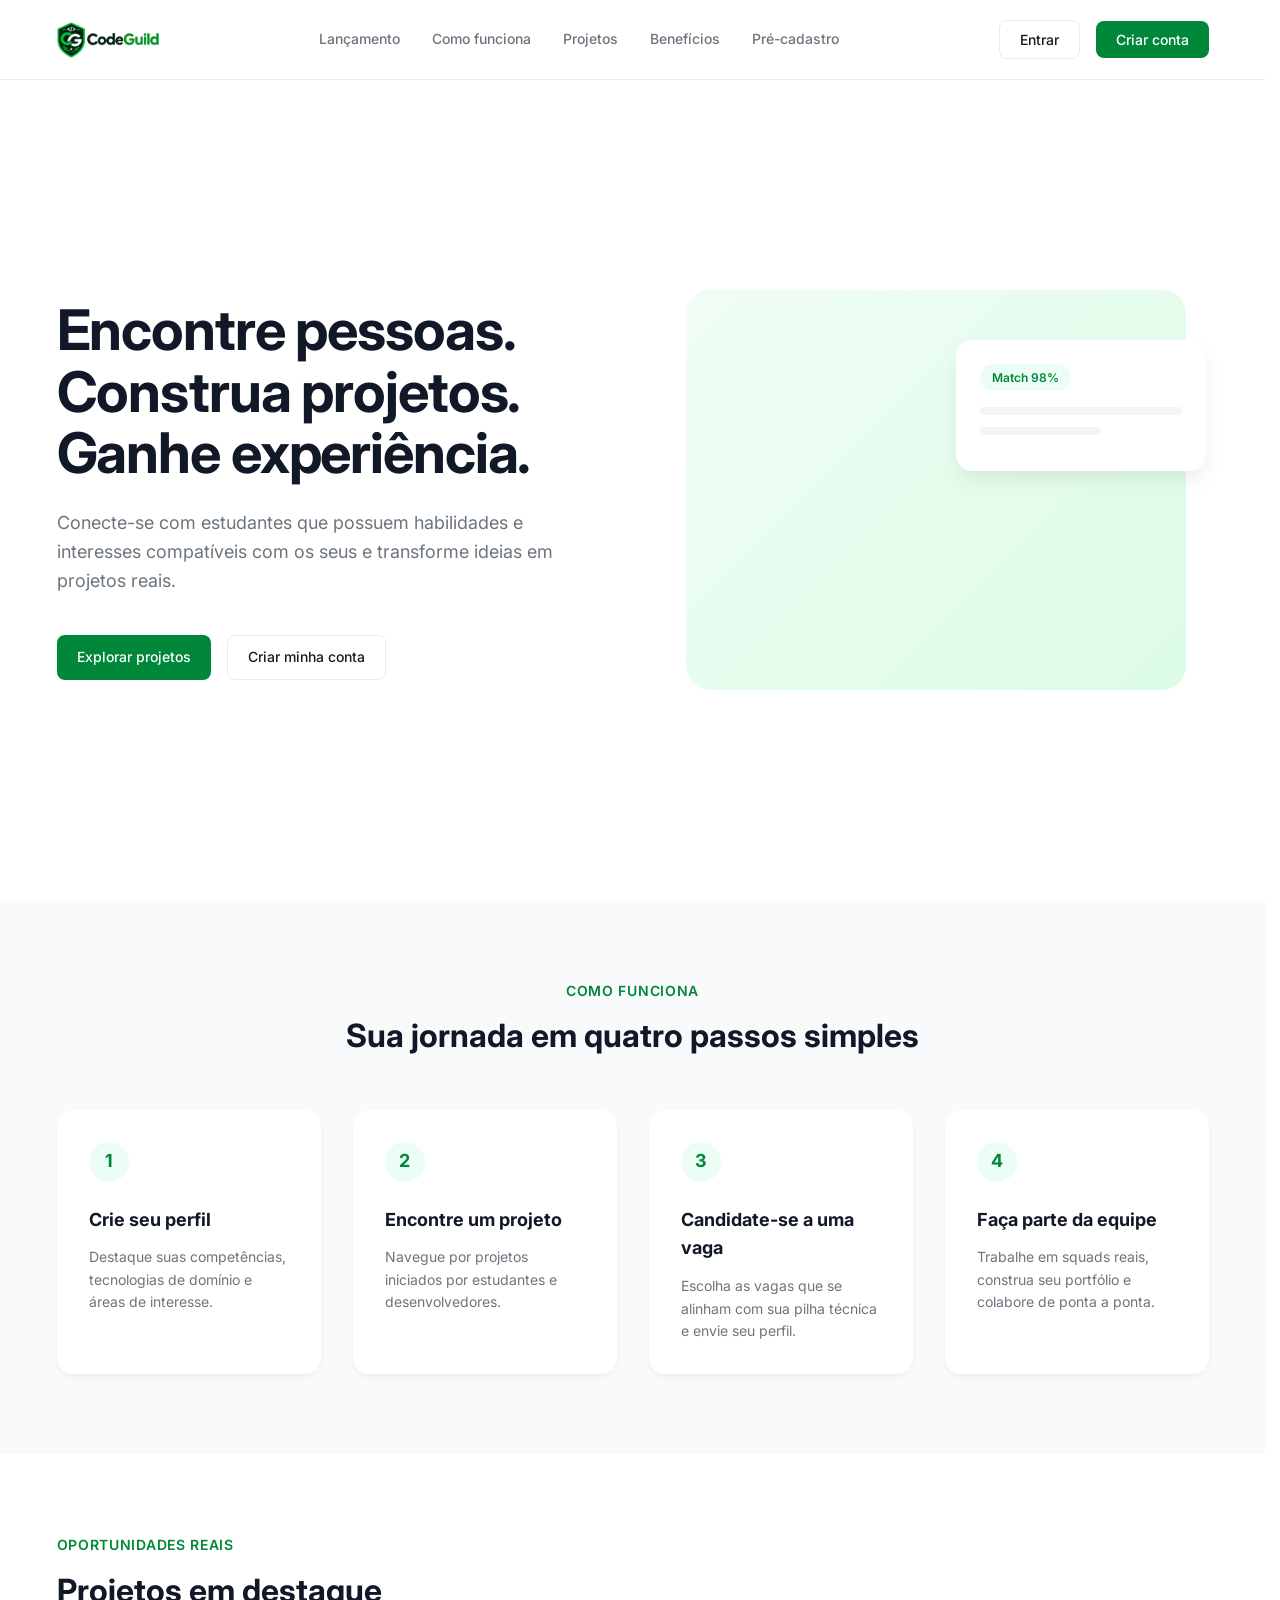
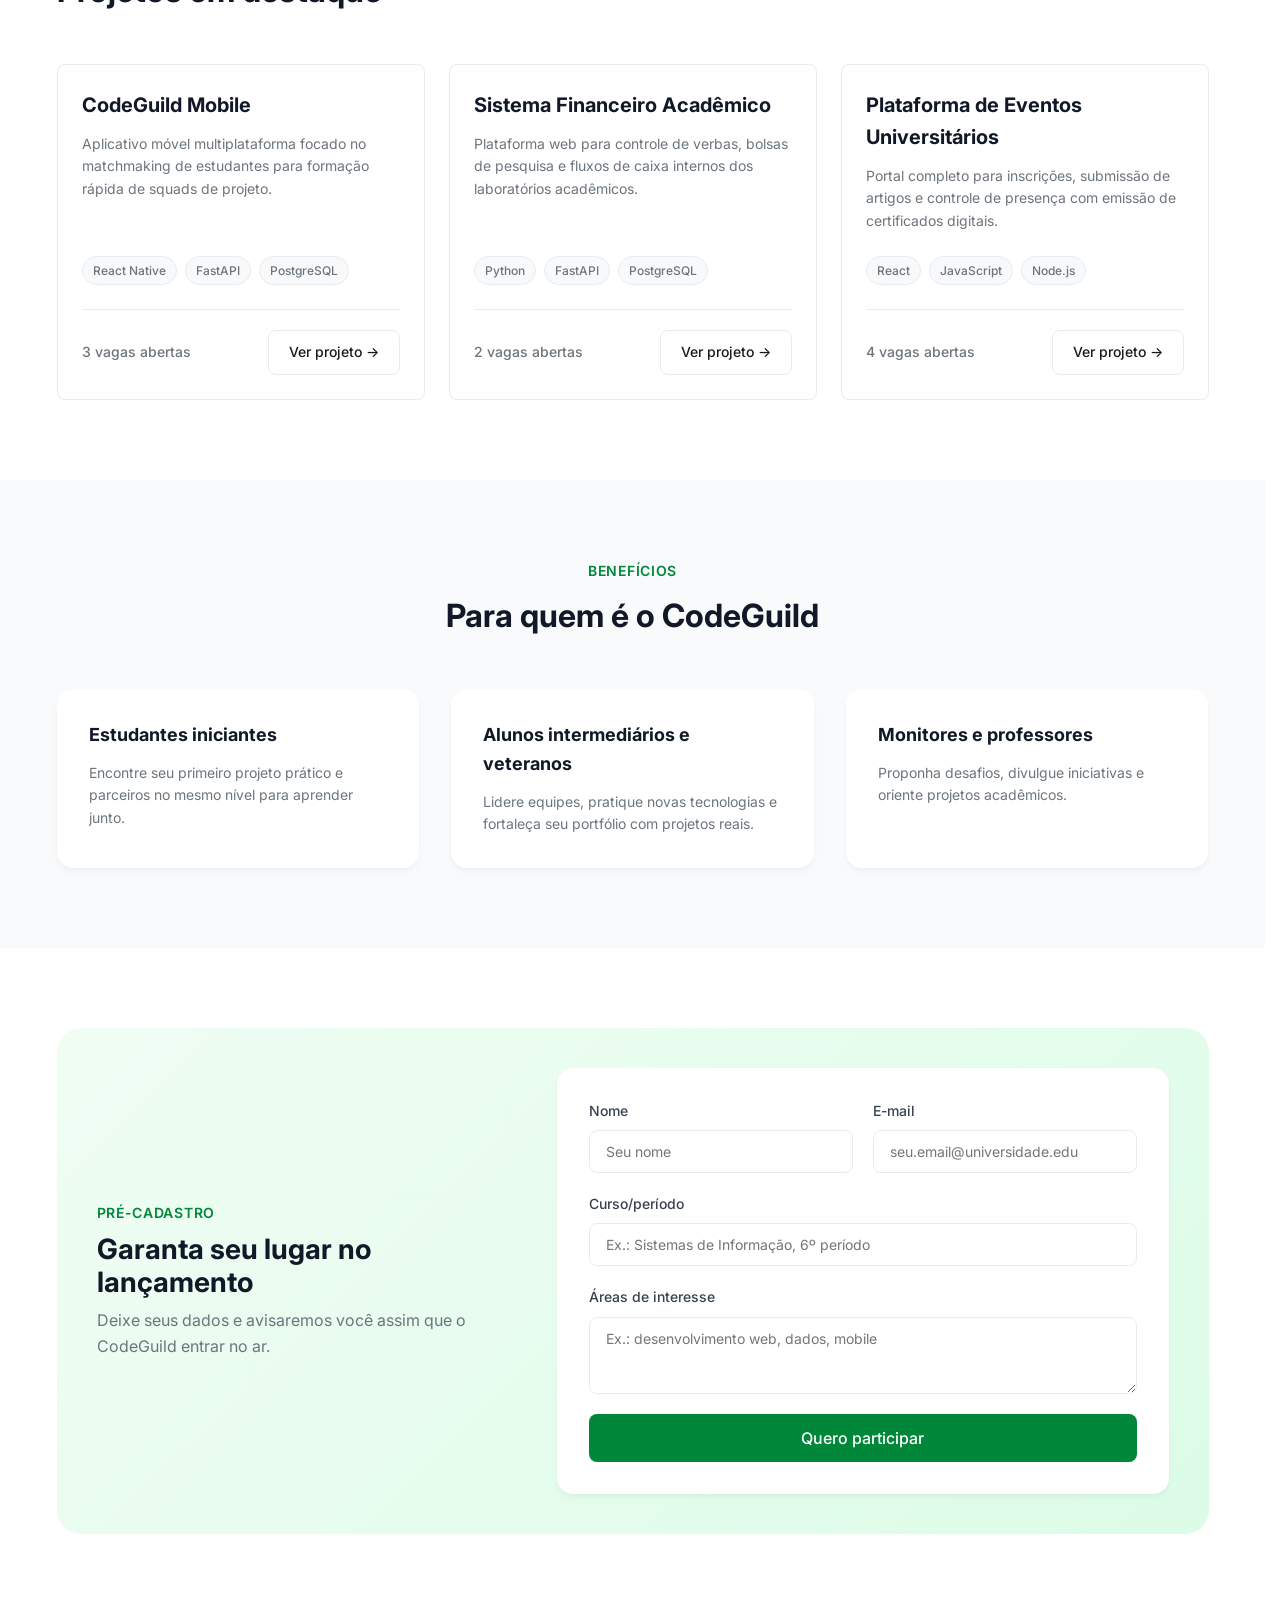
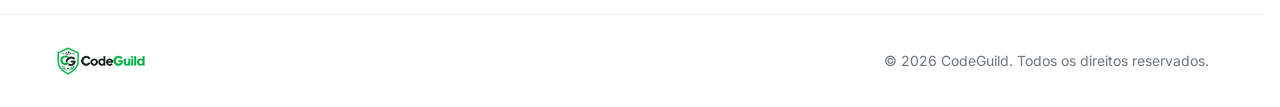
<file: index.html>
<!DOCTYPE html>
<html lang="pt-BR">
<head>
    <meta charset="UTF-8">
    <meta name="viewport" content="width=device-width, initial-scale=1.0">
    <meta http-equiv="refresh" content="0; url=paginas/inicio/index.html">
    <title>CodeGuild</title>
</head>
<body>
    <!-- Evita o "Directory listing" do http.server: encaminha para a landing. -->
    <p><a href="paginas/inicio/index.html">Ir para a página inicial do CodeGuild</a></p>
    <script>window.location.replace("paginas/inicio/index.html");</script>
</body>
</html>
</file>
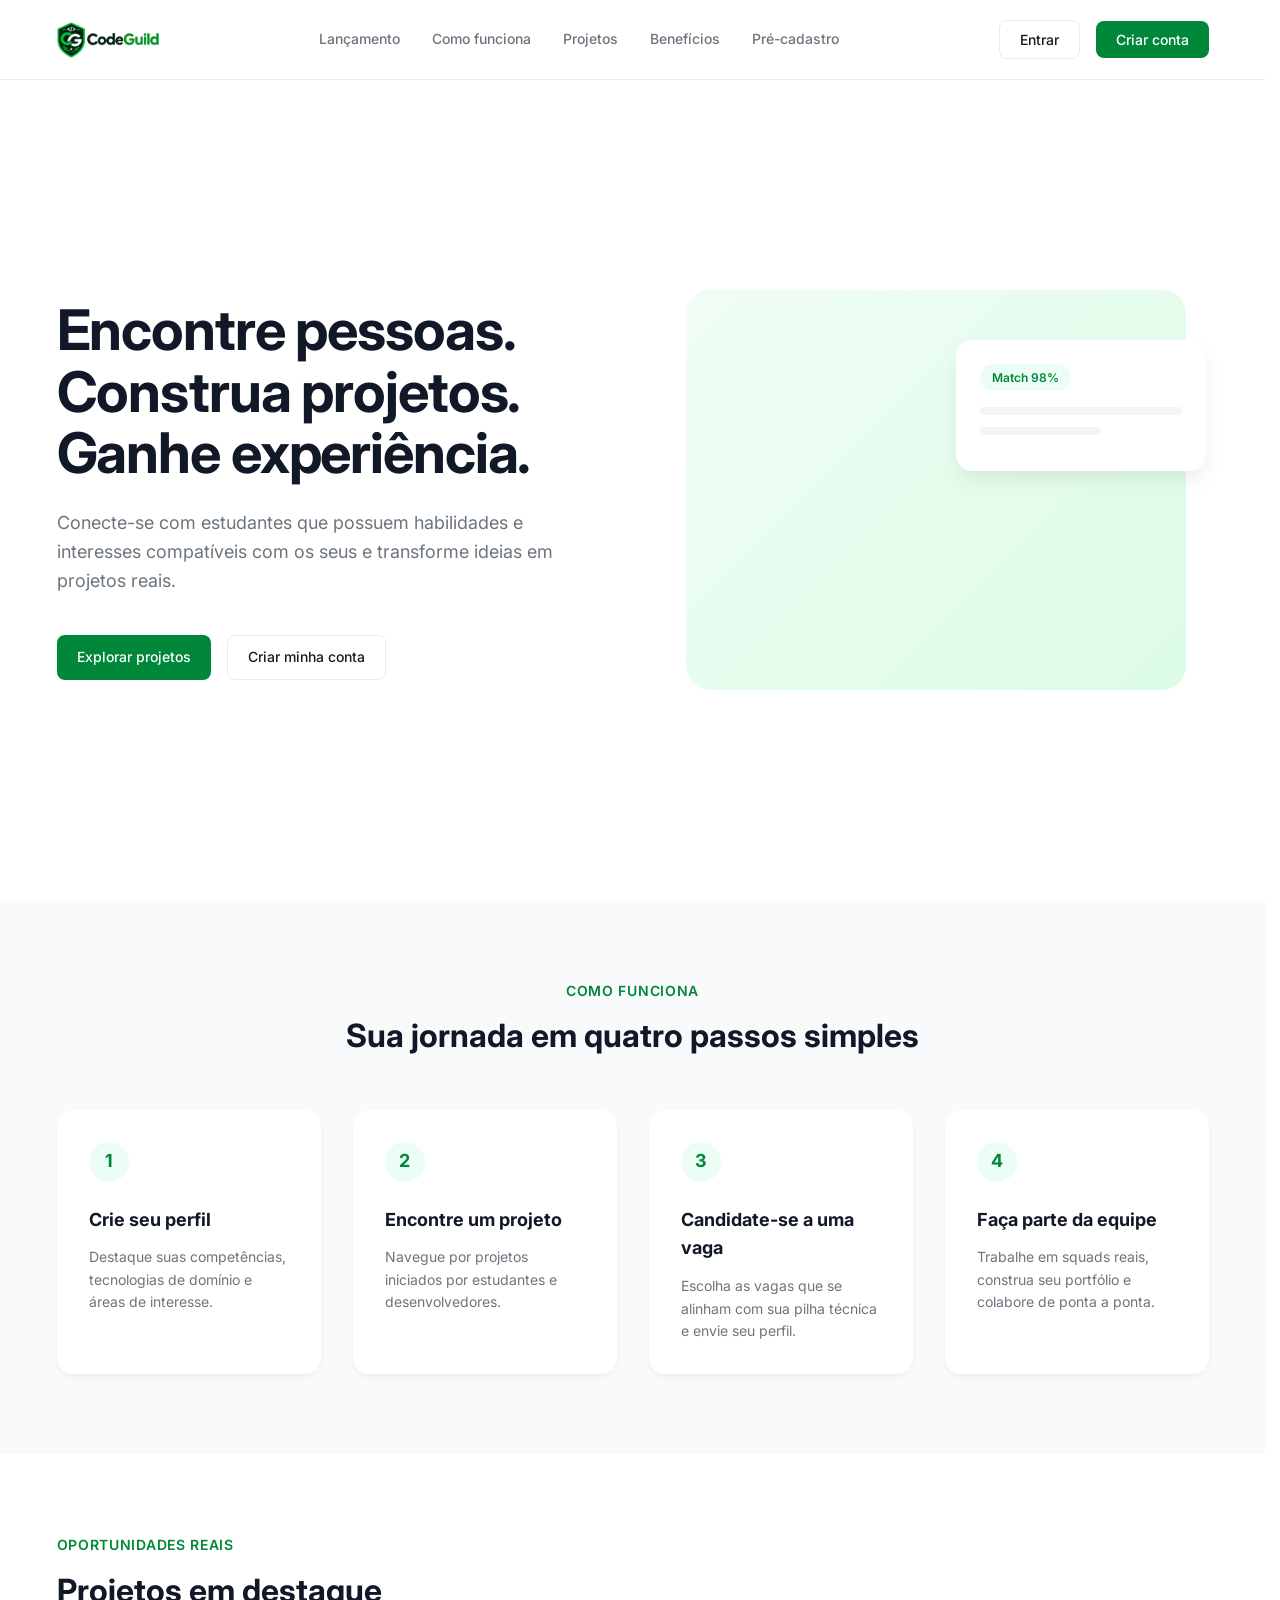
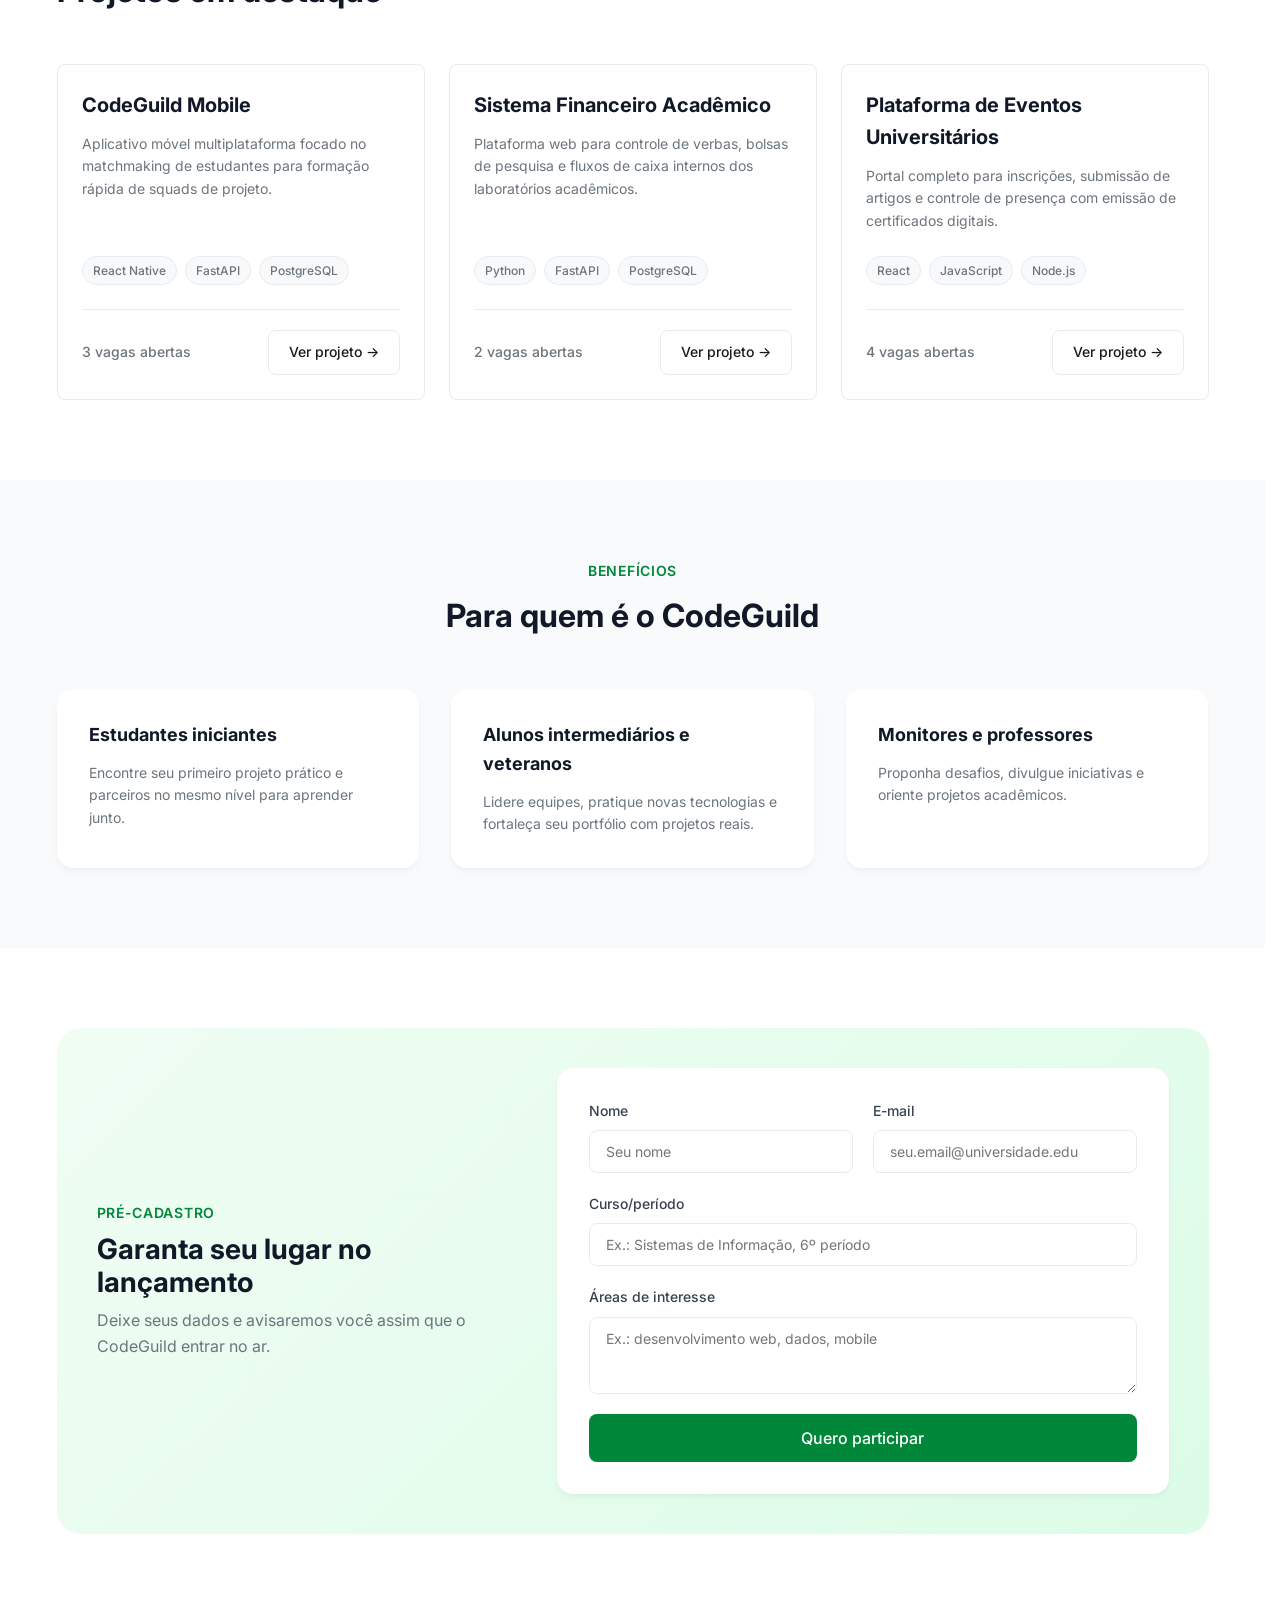
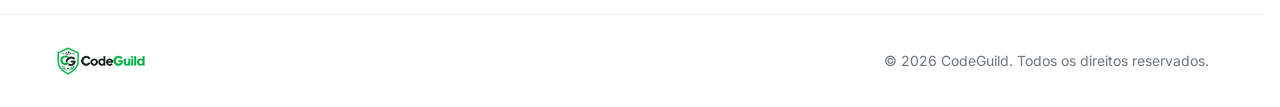
<file: paginas/index.html>
<!DOCTYPE html>
<html lang="pt-BR">
<head>
    <meta charset="UTF-8">
    <meta name="viewport" content="width=device-width, initial-scale=1.0">
    <meta http-equiv="refresh" content="0; url=inicio/index.html">
    <title>CodeGuild</title>
</head>
<body>
    <!-- Evita o "Directory listing" do http.server: encaminha para a landing. -->
    <p><a href="inicio/index.html">Ir para a página inicial do CodeGuild</a></p>
    <script>window.location.replace("inicio/index.html");</script>
</body>
</html>
</file>
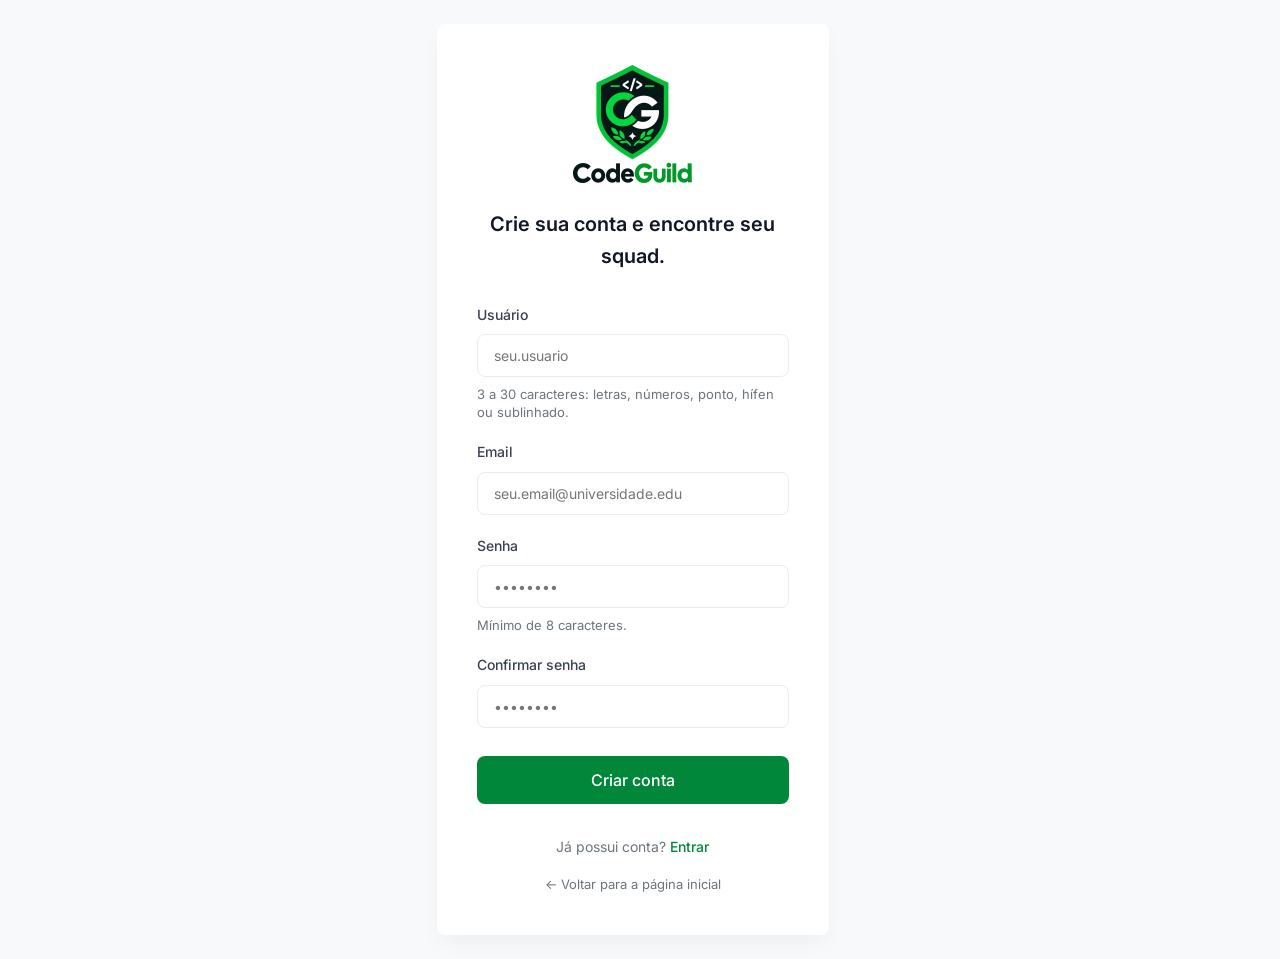
<file: paginas/cadastro/index.html>
<!DOCTYPE html>
<html lang="pt-BR">
<head>
    <meta charset="UTF-8">
    <meta name="viewport" content="width=device-width, initial-scale=1.0">
    <title>Criar conta - CodeGuild</title>
    <link rel="icon" href="../../marca/web/favicon.ico" sizes="any">
    <link rel="apple-touch-icon" href="../../marca/web/apple-touch-icon.png">
    <link rel="stylesheet" href="../../estilos/global.css">
    <link rel="stylesheet" href="style.css">
</head>
<body class="auth-layout">
    <div class="auth-container">
        <div class="auth-card card">
            <div class="auth-header">
                <div class="auth-logo"><a href="../inicio/index.html"><img src="../../marca/web/logo-vertical.webp" alt="CodeGuild" width="121" height="120"></a></div>
                <h1>Crie sua conta e encontre seu squad.</h1>
            </div>

            <p id="register-closed" class="form-success" role="status" hidden>
                O cadastro abre em <span id="register-launch-date"></span>.
                <a href="../inicio/index.html#pre-cadastro">Faça seu pré-cadastro</a> para ser avisado no lançamento.
            </p>

            <form class="auth-form" novalidate>
                <p id="register-error" class="form-error" role="alert" hidden></p>
                <p id="register-success" class="form-success" role="status" hidden></p>

                <div class="form-group">
                    <label for="username">Usuário</label>
                    <input type="text" id="username" name="username" placeholder="seu.usuario" autocomplete="username" autocapitalize="none" spellcheck="false" maxlength="30" aria-describedby="username-hint username-error" required>
                    <p id="username-hint" class="field-hint">3 a 30 caracteres: letras, números, ponto, hífen ou sublinhado.</p>
                    <p id="username-error" class="field-error" role="alert" hidden></p>
                </div>

                <div class="form-group">
                    <label for="email">Email</label>
                    <input type="email" id="email" name="email" placeholder="seu.email@universidade.edu" autocomplete="email" maxlength="254" aria-describedby="email-error" required>
                    <p id="email-error" class="field-error" role="alert" hidden></p>
                </div>

                <div class="form-group">
                    <label for="password">Senha</label>
                    <input type="password" id="password" name="password" autocomplete="new-password" placeholder="••••••••" aria-describedby="password-hint password-error" required>
                    <p id="password-hint" class="field-hint">Mínimo de 8 caracteres.</p>
                    <p id="password-error" class="field-error" role="alert" hidden></p>
                </div>

                <div class="form-group">
                    <label for="password_confirm">Confirmar senha</label>
                    <input type="password" id="password_confirm" name="password_confirm" autocomplete="new-password" placeholder="••••••••" aria-describedby="password_confirm-error" required>
                    <p id="password_confirm-error" class="field-error" role="alert" hidden></p>
                </div>

                <button type="submit" class="btn btn-primary btn-block">Criar conta</button>
            </form>

            <div class="auth-footer">
                Já possui conta? <a href="../login/index.html">Entrar</a>
            </div>

            <div class="auth-back">
                <a href="../inicio/index.html">&larr; Voltar para a página inicial</a>
            </div>
        </div>
    </div>

    <script src="../../scripts/auth.js"></script>
    <script src="../../scripts/api.js"></script>
    <script src="../../scripts/launch.js"></script>
    <script src="../../scripts/cadastro.js"></script>
</body>
</html>
</file>
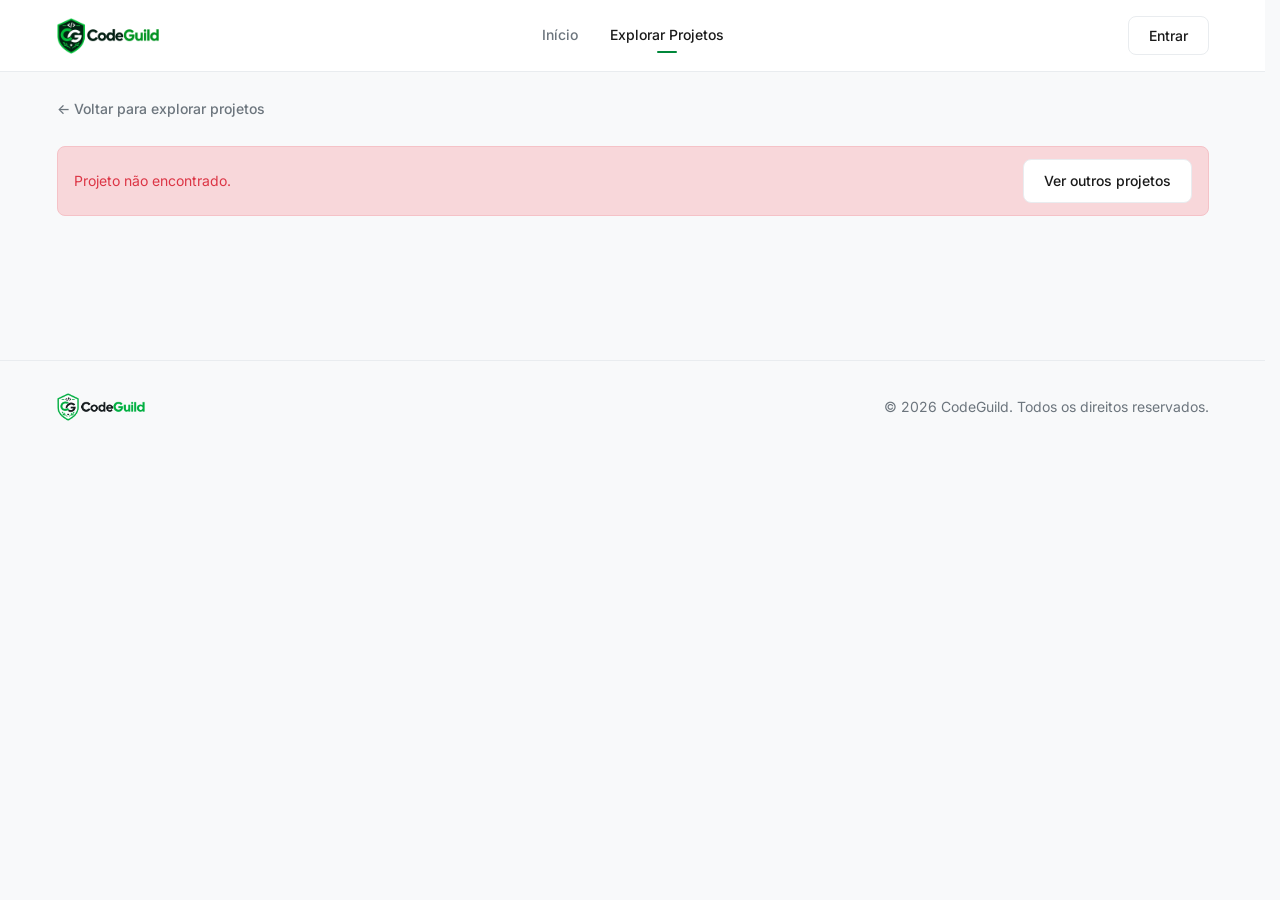
<file: paginas/detalhes-projeto/index.html>
<!DOCTYPE html>
<html lang="pt-BR">
<head>
    <meta charset="UTF-8">
    <meta name="viewport" content="width=device-width, initial-scale=1.0">
    <title>Detalhes do Projeto - CodeGuild</title>
    <link rel="icon" href="../../marca/web/favicon.ico" sizes="any">
    <link rel="apple-touch-icon" href="../../marca/web/apple-touch-icon.png">
    <link rel="stylesheet" href="../../estilos/global.css">
    <link rel="stylesheet" href="style.css">
</head>
<body class="details-layout">
    <header class="header dashboard-header">
        <div class="container header-container">
            <div class="header-logo"><a href="../inicio/index.html"><img src="../../marca/web/logo-horizontal-header.webp" alt="CodeGuild" width="114" height="40"></a></div>
            <nav class="header-nav">
                <a href="../inicio/index.html" data-home-link>Início</a>
                <a href="../explorar/index.html">Explorar Projetos</a>
                <a href="../minhas-candidaturas/index.html" data-auth-only hidden>Minhas Candidaturas</a>
                <a href="../perfil/index.html" data-auth-only hidden>Meu Perfil</a>
            </nav>
            <div class="header-actions">
                <a href="../login/index.html" class="btn btn-outline" data-guest-only>Entrar</a>
                <div class="user-profile" data-auth-only hidden>
                    <span class="user-name" data-user-name></span>
                    <div class="avatar" data-user-initials></div>
                </div>
                <button type="button" class="btn btn-outline" data-logout data-auth-only hidden>Sair</button>
            </div>
        </div>
    </header>

    <main class="container main-content">
        <div class="breadcrumb">
            <a href="../explorar/index.html">&larr; Voltar para explorar projetos</a>
        </div>

        <p id="project-loading" class="page-status" role="status">Carregando projeto...</p>

        <div id="project-error" class="page-error" role="alert" hidden>
            <span id="project-error-message"></span>
            <a href="../explorar/index.html" class="btn btn-outline">Ver outros projetos</a>
        </div>

        <!-- Preenchido por scripts/detalhes-projeto.js (GET /projects/{id}) -->
        <div id="project-content" hidden>
            <section class="project-header card">
                <div class="project-title-area">
                    <span id="project-status" class="badge"></span>
                    <h1 id="project-title"></h1>
                    <p id="project-owner" class="creator"></p>
                </div>
                <div class="project-actions">
                    <a id="project-github" class="btn btn-outline" target="_blank" rel="noopener noreferrer" hidden>GitHub do projeto</a>
                    <!-- Ações do responsável (só aparecem para ele, e só com o projeto aberto) -->
                    <a id="project-edit" class="btn btn-outline" hidden>Editar projeto</a>
                    <button type="button" id="project-close" class="btn btn-danger" hidden>Encerrar projeto</button>
                </div>
            </section>

            <p id="project-closed-notice" class="page-notice" role="status" hidden>Este projeto foi encerrado e não recebe mais candidaturas.</p>
            <p id="project-action-error" class="page-error" role="alert" hidden></p>

            <div class="content-grid">
                <div class="main-column">
                    <section class="details-section card">
                        <h2>Sobre o projeto</h2>
                        <p id="project-description" class="project-description"></p>
                    </section>

                    <!-- Vagas do projeto: scripts/vagas.js (GET /projects/{id}/vacancies) -->
                    <section class="details-section card">
                        <div class="section-title-row">
                            <h2>Vagas</h2>
                            <button type="button" id="vacancy-new" class="btn btn-primary" hidden>Nova vaga</button>
                        </div>

                        <!-- Criar/editar vaga: só o responsável, com o projeto aberto -->
                        <form id="vacancy-form" class="vacancy-form" novalidate hidden>
                            <h3 id="vacancy-form-title">Nova vaga</h3>
                            <div class="form-grid">
                                <div class="form-group form-group-full">
                                    <label for="vacancy-title">Especialidade <span class="required">*</span></label>
                                    <input type="text" id="vacancy-title" maxlength="120" placeholder="Ex.: Backend Developer" required>
                                </div>
                                <div class="form-group">
                                    <label for="vacancy-quantity">Quantidade de pessoas <span class="required">*</span></label>
                                    <input type="number" id="vacancy-quantity" min="1" max="50" step="1" value="1" required>
                                </div>
                                <div class="form-group">
                                    <label for="vacancy-level">Nível recomendado</label>
                                    <!-- Valores do enum Level do backend (models/enums.py) -->
                                    <select id="vacancy-level">
                                        <option value="">Qualquer nível</option>
                                        <option value="BEGINNER">Iniciante</option>
                                        <option value="INTERMEDIATE">Intermediário</option>
                                        <option value="ADVANCED">Avançado</option>
                                    </select>
                                </div>
                                <div class="form-group form-group-full">
                                    <label for="vacancy-description">Descrição</label>
                                    <textarea id="vacancy-description" rows="3" maxlength="2000" placeholder="O que a pessoa vai fazer na equipe."></textarea>
                                </div>
                                <div class="form-group form-group-full">
                                    <span class="form-label">Stack</span>
                                    <div id="vacancy-technologies" class="tech-grid"></div>
                                </div>
                            </div>
                            <p id="vacancy-form-error" class="form-error" role="alert" hidden></p>
                            <div class="form-actions">
                                <button type="button" id="vacancy-cancel" class="btn btn-outline">Cancelar</button>
                                <button type="submit" id="vacancy-submit" class="btn btn-primary">Criar vaga</button>
                            </div>
                        </form>

                        <p id="vacancy-action-error" class="page-error" role="alert" hidden></p>
                        <p id="vacancies-status" class="page-status" role="status">Carregando vagas...</p>
                        <div id="vacancies-list" class="vacancies-list"></div>
                    </section>
                </div>

                <div class="side-column">
                    <!-- Equipe: responsável + aprovados (GET /projects/{id}/members) -->
                    <section class="team-section card">
                        <h2>Equipe</h2>
                        <div class="team-member">
                            <div id="owner-initials" class="avatar"></div>
                            <div class="member-info">
                                <strong id="owner-name"></strong>
                                <span id="owner-username"></span>
                            </div>
                        </div>
                        <div id="team-members"></div>
                        <p id="team-status" class="team-status" role="status" hidden></p>
                    </section>
                </div>
            </div>
        </div>
    </main>

    <footer class="footer">
        <div class="container">
            <div class="footer-content">
                <div class="footer-logo"><img src="../../marca/web/logo-horizontal-footer.webp" alt="CodeGuild" width="101" height="32"></div>
                <div class="footer-copyright">© 2026 CodeGuild. Todos os direitos reservados.</div>
            </div>
        </div>
    </footer>

    <!-- Candidatura: POST /vacancies/{id}/applications (scripts/vagas.js) -->
    <div id="application-modal" class="modal-overlay" hidden>
        <div class="modal-content card" role="dialog" aria-modal="true" aria-labelledby="application-modal-title">
            <div class="modal-header">
                <h2 id="application-modal-title">Candidatar-se à vaga</h2>
                <button type="button" class="close-btn" data-close-modal aria-label="Fechar">&times;</button>
            </div>
            <p><strong>Projeto:</strong> <span id="application-project"></span></p>
            <p><strong>Vaga:</strong> <span id="application-vacancy"></span></p>
            <div class="form-group modal-message">
                <label for="application-message">Por que você gostaria de participar deste projeto?</label>
                <textarea id="application-message" rows="4" maxlength="1000" placeholder="Escreva uma breve mensagem destacando seu interesse..."></textarea>
            </div>
            <p id="application-notice" class="modal-notice" role="status" hidden></p>
            <div class="modal-footer">
                <button type="button" class="btn btn-outline" data-close-modal>Cancelar</button>
                <button type="button" id="application-submit" class="btn btn-primary">Enviar candidatura</button>
            </div>
        </div>
    </div>

    <script src="../../scripts/auth.js"></script>
    <script src="../../scripts/api.js"></script>
    <script src="../../scripts/user-header.js"></script>
    <script src="../../scripts/public-header.js"></script>
    <script src="../../scripts/projects.js"></script>
    <script src="../../scripts/vagas.js"></script>
    <script src="../../scripts/detalhes-projeto.js"></script>
</body>
</html>
</file>
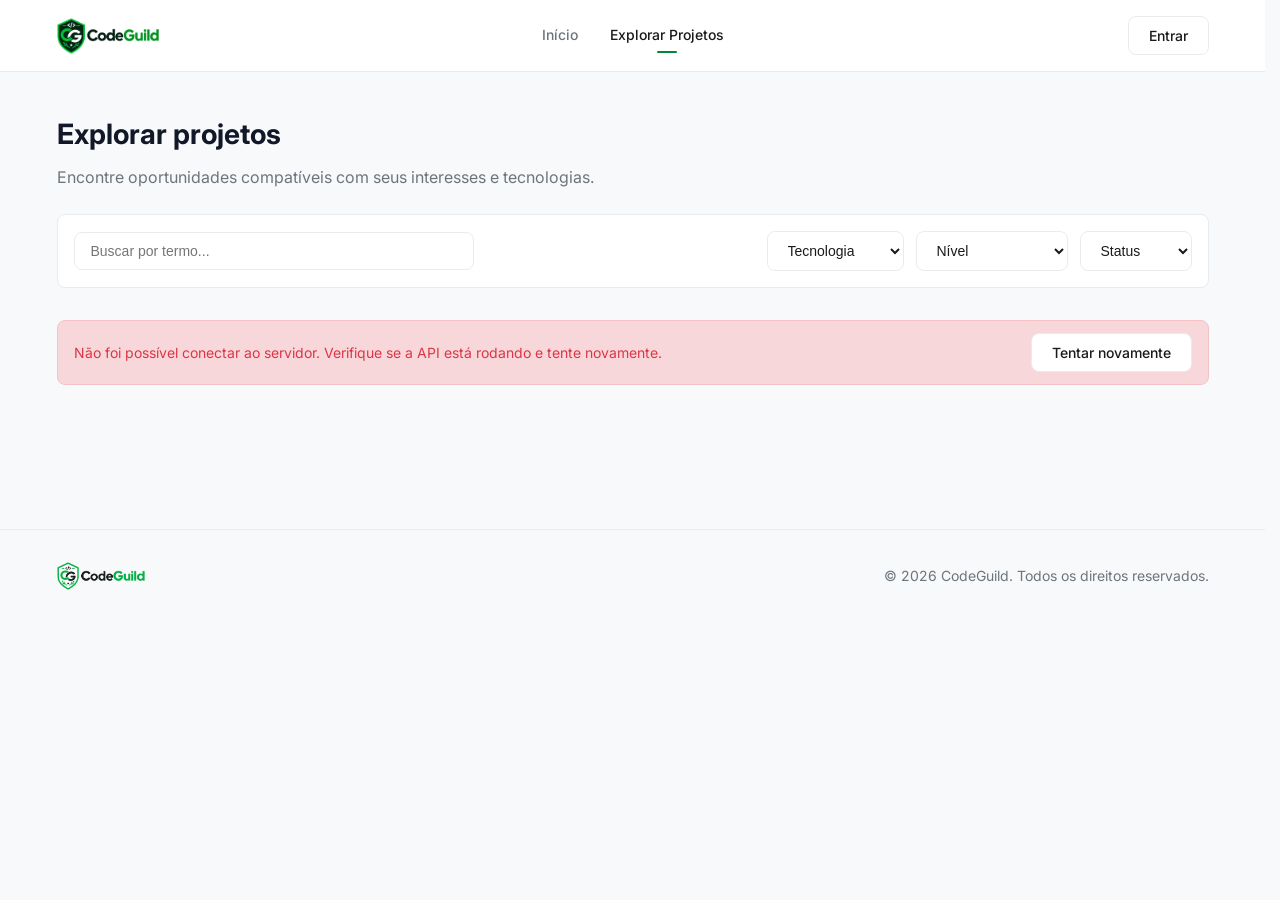
<file: paginas/explorar/index.html>
<!DOCTYPE html>
<html lang="pt-BR">
<head>
    <meta charset="UTF-8">
    <meta name="viewport" content="width=device-width, initial-scale=1.0">
    <title>Explorar Projetos - CodeGuild</title>
    <link rel="icon" href="../../marca/web/favicon.ico" sizes="any">
    <link rel="apple-touch-icon" href="../../marca/web/apple-touch-icon.png">
    <link rel="stylesheet" href="../../estilos/global.css">
    <link rel="stylesheet" href="style.css">
</head>
<body class="explore-layout">
    <header class="header dashboard-header">
        <div class="container header-container">
            <div class="header-logo"><a href="../inicio/index.html"><img src="../../marca/web/logo-horizontal-header.webp" alt="CodeGuild" width="114" height="40"></a></div>
            <nav class="header-nav">
                <a href="../inicio/index.html" data-home-link>Início</a>
                <a href="../explorar/index.html" class="active" aria-current="page">Explorar Projetos</a>
                <a href="../minhas-candidaturas/index.html" data-auth-only hidden>Minhas Candidaturas</a>
                <a href="../perfil/index.html" data-auth-only hidden>Meu Perfil</a>
            </nav>
            <div class="header-actions">
                <a href="../login/index.html" class="btn btn-outline" data-guest-only>Entrar</a>
                <div class="user-profile" data-auth-only hidden>
                    <span class="user-name" data-user-name></span>
                    <div class="avatar" data-user-initials></div>
                </div>
                <button type="button" class="btn btn-outline" data-logout data-auth-only hidden>Sair</button>
            </div>
        </div>
    </header>

    <main class="container main-content">
        <section class="explore-header">
            <div class="explore-title-row">
                <div>
                    <h1>Explorar projetos</h1>
                    <p>Encontre oportunidades compatíveis com seus interesses e tecnologias.</p>
                </div>
                <a href="../projeto-form/index.html" class="btn btn-primary" data-auth-only hidden>Criar projeto</a>
            </div>
            
            <div class="filters-bar">
                <input type="text" id="search-input" class="search-input" placeholder="Buscar por termo..." aria-label="Buscar projetos por termo" autocomplete="off">
                
                <div class="filter-group">
                    <select class="filter-select" aria-label="Filtrar por tecnologia">
                        <option value="">Tecnologia</option>
                        <option value="python">Python</option>
                        <option value="react">React</option>
                    </select>
                    <select class="filter-select" aria-label="Filtrar por nível">
                        <option value="">Nível</option>
                        <option value="iniciante">Iniciante</option>
                        <option value="intermediario">Intermediário</option>
                    </select>
                    <select class="filter-select" aria-label="Filtrar por status">
                        <option value="">Status</option>
                        <option value="aberto">Aberto</option>
                    </select>
                </div>
            </div>
        </section>

        <section class="explore-results">
            <p id="projects-loading" class="results-status" role="status">Carregando projetos...</p>

            <div id="projects-error" class="results-error" role="alert" hidden>
                <span id="projects-error-message"></span>
                <button type="button" id="projects-retry" class="btn btn-outline">Tentar novamente</button>
            </div>

            <div id="projects-empty" class="card results-empty" hidden>
                <h2>Nenhum projeto aberto no momento</h2>
                <p>Que tal ser o primeiro? Crie um projeto e anuncie as vagas da sua equipe.</p>
                <a href="../projeto-form/index.html" class="btn btn-primary" data-auth-only hidden>Criar projeto</a>
                <a href="../login/index.html" class="btn btn-primary" data-guest-only>Entrar para criar um projeto</a>
            </div>

            <div id="projects-no-match" class="card results-empty" role="status" hidden>
                <h2>Nenhum projeto encontrado</h2>
                <p>Nenhum projeto aberto combina com o termo buscado. Tente outras palavras.</p>
            </div>

            <!-- Preenchido por scripts/explorar.js (GET /projects?status=OPEN) -->
            <div id="projects-list" class="projects-list"></div>

            <div class="load-more">
                <button type="button" id="projects-load-more" class="btn btn-outline" hidden>Carregar mais projetos</button>
            </div>
        </section>
    </main>

    <footer class="footer">
        <div class="container">
            <div class="footer-content">
                <div class="footer-logo"><img src="../../marca/web/logo-horizontal-footer.webp" alt="CodeGuild" width="101" height="32"></div>
                <div class="footer-copyright">© 2026 CodeGuild. Todos os direitos reservados.</div>
            </div>
        </div>
    </footer>

    <script src="../../scripts/auth.js"></script>
    <script src="../../scripts/api.js"></script>
    <script src="../../scripts/user-header.js"></script>
    <script src="../../scripts/public-header.js"></script>
    <script src="../../scripts/projects.js"></script>
    <script src="../../scripts/explorar.js"></script>
</body>
</html>
</file>
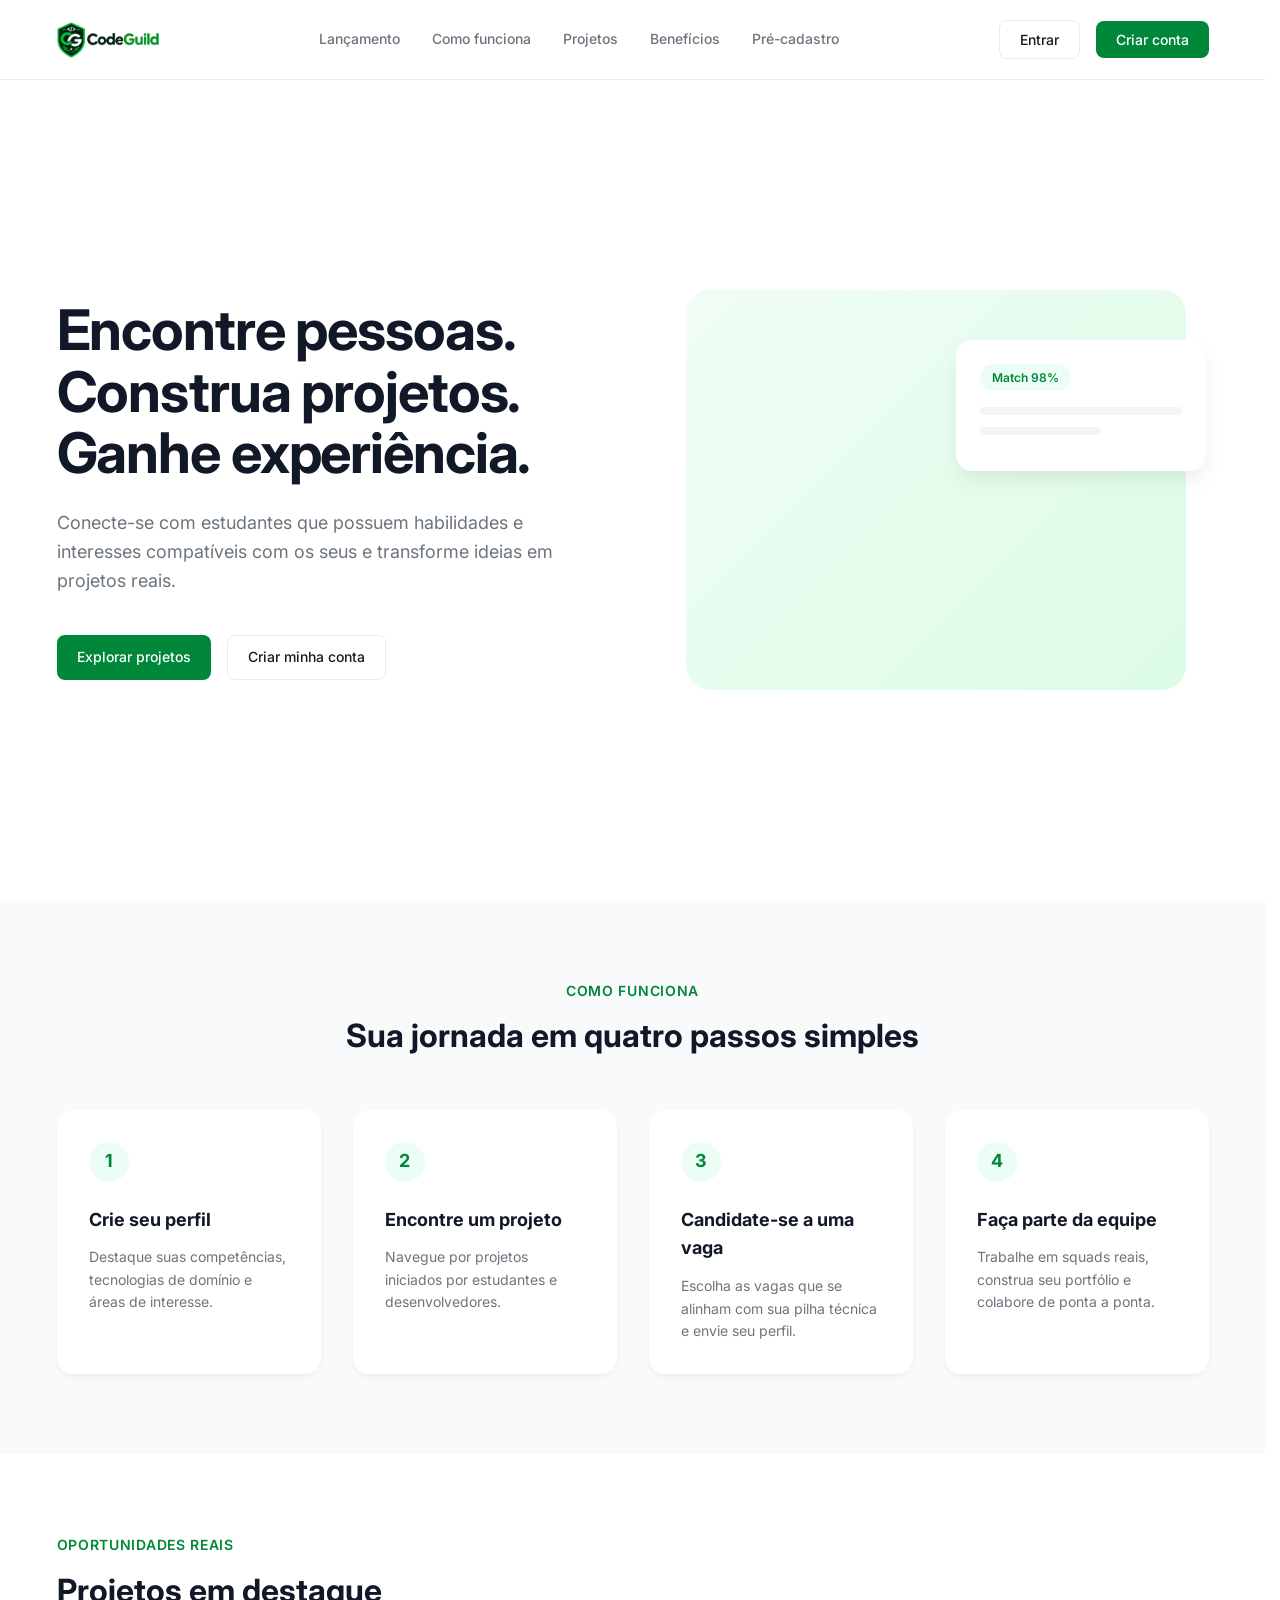
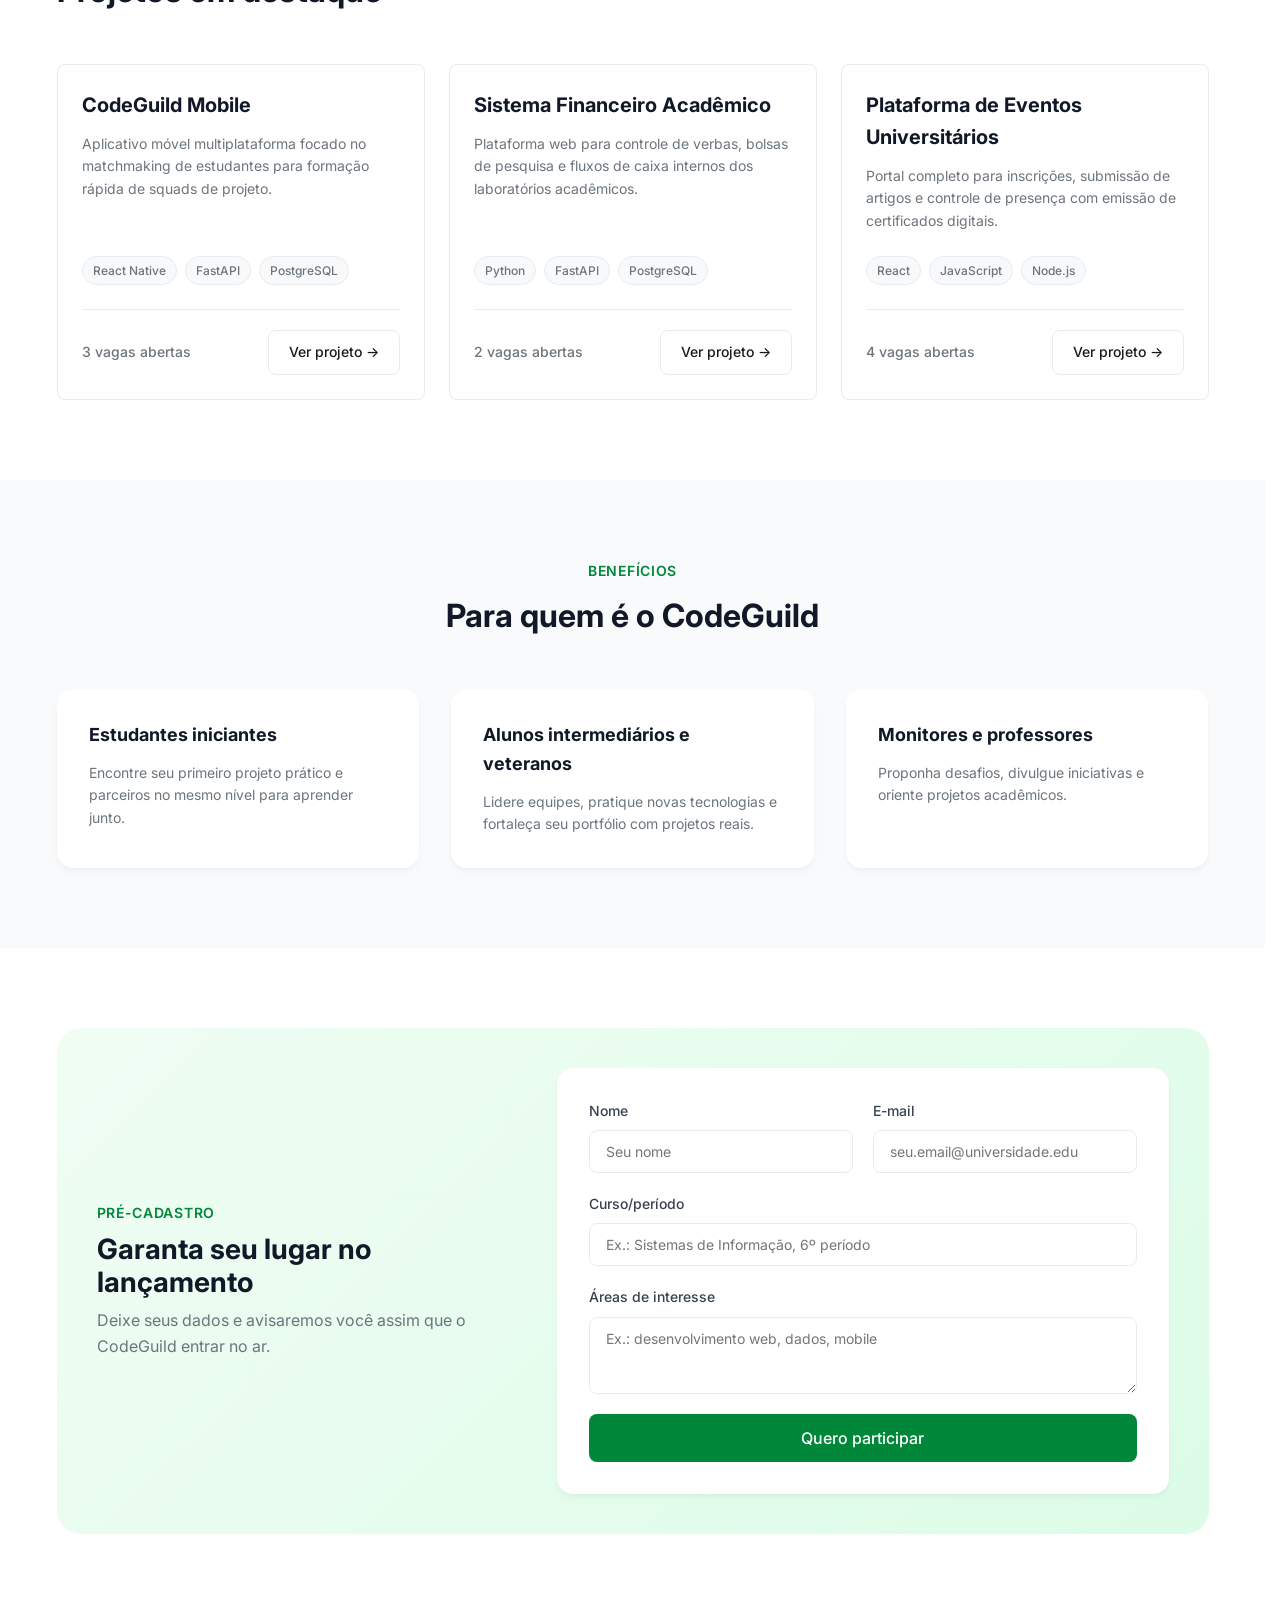
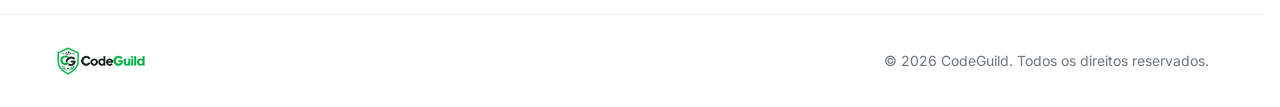
<file: paginas/inicio/index.html>
<!DOCTYPE html>
<html lang="pt-BR">
<head>
    <meta charset="UTF-8">
    <meta name="viewport" content="width=device-width, initial-scale=1.0">
    <title>CodeGuild - Encontre pessoas. Construa projetos.</title>
    <meta name="description" content="Conecte-se com estudantes que possuem habilidades e interesses compatíveis com os seus e transforme ideias em projetos reais.">
    <meta property="og:type" content="website">
    <meta property="og:site_name" content="CodeGuild">
    <meta property="og:title" content="CodeGuild - Encontre pessoas. Construa projetos.">
    <meta property="og:description" content="Conecte-se com estudantes que possuem habilidades e interesses compatíveis com os seus e transforme ideias em projetos reais.">
    <meta property="og:url" content="https://code-guild.onrender.com/paginas/inicio/index.html">
    <meta property="og:image" content="https://code-guild.onrender.com/marca/web/og-image.jpg">
    <meta property="og:image:width" content="1200">
    <meta property="og:image:height" content="630">
    <meta name="twitter:card" content="summary_large_image">
    <link rel="icon" href="../../marca/web/favicon.ico" sizes="any">
    <link rel="apple-touch-icon" href="../../marca/web/apple-touch-icon.png">
    <link rel="stylesheet" href="../../estilos/global.css">
    <link rel="stylesheet" href="style.css">
</head>
<body>
    <header class="header container">
        <div class="header-logo"><a href="../inicio/index.html"><img src="../../marca/web/logo-horizontal-header.webp" alt="CodeGuild" width="114" height="40"></a></div>
        <!-- Visitante: âncoras da landing. Com sessão: o mesmo menu das páginas internas (scripts/public-header.js) -->
        <nav class="header-nav" data-guest-only>
            <a href="#lancamento">Lançamento</a>
            <a href="#como-funciona">Como funciona</a>
            <a href="#projetos">Projetos</a>
            <a href="#beneficios">Benefícios</a>
            <a href="#pre-cadastro">Pré-cadastro</a>
        </nav>
        <nav class="header-nav" data-auth-only hidden>
            <a href="../painel/index.html">Painel</a>
            <a href="../explorar/index.html">Explorar Projetos</a>
            <a href="../minhas-candidaturas/index.html">Minhas Candidaturas</a>
            <a href="../perfil/index.html">Meu Perfil</a>
        </nav>
        <div class="header-actions">
            <a href="../login/index.html" class="btn btn-outline" data-guest-only>Entrar</a>
            <a href="../cadastro/index.html" class="btn btn-primary" data-guest-only data-signup-link="Pré-cadastro">Criar conta</a>
            <div class="user-profile" data-auth-only hidden>
                <span class="user-name" data-user-name></span>
                <div class="avatar" data-user-initials></div>
            </div>
            <button type="button" class="btn btn-outline" data-logout data-auth-only hidden>Sair</button>
        </div>
    </header>

    <main>
        <section class="hero container">
            <div class="hero-content">
                <h1>Encontre pessoas.<br>Construa projetos.<br>Ganhe experiência.</h1>
                <p>Conecte-se com estudantes que possuem habilidades e interesses compatíveis com os seus e transforme ideias em projetos reais.</p>
                <div class="hero-actions">
                    <a href="../explorar/index.html" class="btn btn-primary">Explorar projetos</a>
                    <a href="../cadastro/index.html" class="btn btn-outline" data-guest-only data-signup-link="Fazer pré-cadastro">Criar minha conta</a>
                </div>
            </div>
            <div class="hero-image">
                <!-- Placeholder for the illustration shown in prototype -->
                <div class="illustration-placeholder">
                    <div class="card-mockup">
                        <div class="match-badge">Match 98%</div>
                        <div class="mockup-line"></div>
                        <div class="mockup-line short"></div>
                    </div>
                </div>
            </div>
        </section>

        <!-- Contagem regressiva: data em LAUNCH_AT no backend (GET /launch, scripts/countdown.js) -->
        <section id="lancamento" class="countdown container" data-countdown>
            <div class="countdown-card">
                <div class="countdown-info">
                    <span class="subtitle">Lançamento do MVP</span>
                    <div data-countdown-running>
                        <h2>Falta pouco para o CodeGuild entrar no ar</h2>
                        <p>Lançamento em <time data-countdown-date>breve</time>.</p>
                    </div>
                    <div data-countdown-finished hidden aria-live="polite">
                        <h2>Chegou o dia! O CodeGuild está no ar.</h2>
                        <p>Crie seu perfil e encontre seu próximo projeto.</p>
                    </div>
                </div>

                <div class="countdown-timer" role="timer" aria-label="Tempo restante para o lançamento do MVP">
                    <div class="countdown-unit">
                        <span class="countdown-value" data-countdown-unit="days">--</span>
                        <span class="countdown-label">Dias</span>
                    </div>
                    <div class="countdown-unit">
                        <span class="countdown-value" data-countdown-unit="hours">--</span>
                        <span class="countdown-label">Horas</span>
                    </div>
                    <div class="countdown-unit">
                        <span class="countdown-value" data-countdown-unit="minutes">--</span>
                        <span class="countdown-label">Minutos</span>
                    </div>
                    <div class="countdown-unit">
                        <span class="countdown-value" data-countdown-unit="seconds">--</span>
                        <span class="countdown-label">Segundos</span>
                    </div>
                </div>
            </div>
        </section>

        <section id="como-funciona" class="how-it-works bg-light">
            <div class="container">
                <div class="section-header">
                    <span class="subtitle">Como funciona</span>
                    <h2>Sua jornada em quatro passos simples</h2>
                </div>
                
                <div class="steps-grid">
                    <div class="step-card">
                        <div class="step-number">1</div>
                        <h3>Crie seu perfil</h3>
                        <p>Destaque suas competências, tecnologias de domínio e áreas de interesse.</p>
                    </div>
                    <div class="step-card">
                        <div class="step-number">2</div>
                        <h3>Encontre um projeto</h3>
                        <p>Navegue por projetos iniciados por estudantes e desenvolvedores.</p>
                    </div>
                    <div class="step-card">
                        <div class="step-number">3</div>
                        <h3>Candidate-se a uma vaga</h3>
                        <p>Escolha as vagas que se alinham com sua pilha técnica e envie seu perfil.</p>
                    </div>
                    <div class="step-card">
                        <div class="step-number">4</div>
                        <h3>Faça parte da equipe</h3>
                        <p>Trabalhe em squads reais, construa seu portfólio e colabore de ponta a ponta.</p>
                    </div>
                </div>
            </div>
        </section>

        <section id="projetos" class="featured-projects container">
            <div class="section-header left">
                <span class="subtitle">Oportunidades reais</span>
                <h2>Projetos em destaque</h2>
            </div>

            <div class="projects-grid">
                <!-- Project 1 -->
                <div class="card project-card">
                    <h3>CodeGuild Mobile</h3>
                    <p>Aplicativo móvel multiplataforma focado no matchmaking de estudantes para formação rápida de squads de projeto.</p>
                    <div class="tags">
                        <span class="badge">React Native</span>
                        <span class="badge">FastAPI</span>
                        <span class="badge">PostgreSQL</span>
                    </div>
                    <div class="project-footer">
                        <span class="openings">3 vagas abertas</span>
                        <a href="../detalhes-projeto/index.html" class="btn btn-outline">Ver projeto &rarr;</a>
                    </div>
                </div>

                <!-- Project 2 -->
                <div class="card project-card">
                    <h3>Sistema Financeiro Acadêmico</h3>
                    <p>Plataforma web para controle de verbas, bolsas de pesquisa e fluxos de caixa internos dos laboratórios acadêmicos.</p>
                    <div class="tags">
                        <span class="badge">Python</span>
                        <span class="badge">FastAPI</span>
                        <span class="badge">PostgreSQL</span>
                    </div>
                    <div class="project-footer">
                        <span class="openings">2 vagas abertas</span>
                        <a href="../detalhes-projeto/index.html" class="btn btn-outline">Ver projeto &rarr;</a>
                    </div>
                </div>

                <!-- Project 3 -->
                <div class="card project-card">
                    <h3>Plataforma de Eventos Universitários</h3>
                    <p>Portal completo para inscrições, submissão de artigos e controle de presença com emissão de certificados digitais.</p>
                    <div class="tags">
                        <span class="badge">React</span>
                        <span class="badge">JavaScript</span>
                        <span class="badge">Node.js</span>
                    </div>
                    <div class="project-footer">
                        <span class="openings">4 vagas abertas</span>
                        <a href="../detalhes-projeto/index.html" class="btn btn-outline">Ver projeto &rarr;</a>
                    </div>
                </div>
            </div>
        </section>

        <section id="beneficios" class="benefits bg-light">
            <div class="container">
                <div class="section-header">
                    <span class="subtitle">Benefícios</span>
                    <h2>Para quem é o CodeGuild</h2>
                </div>

                <div class="benefits-grid">
                    <div class="step-card">
                        <h3>Estudantes iniciantes</h3>
                        <p>Encontre seu primeiro projeto prático e parceiros no mesmo nível para aprender junto.</p>
                    </div>
                    <div class="step-card">
                        <h3>Alunos intermediários e veteranos</h3>
                        <p>Lidere equipes, pratique novas tecnologias e fortaleça seu portfólio com projetos reais.</p>
                    </div>
                    <div class="step-card">
                        <h3>Monitores e professores</h3>
                        <p>Proponha desafios, divulgue iniciativas e oriente projetos acadêmicos.</p>
                    </div>
                </div>
            </div>
        </section>

        <!-- Pré-cadastro: envio para POST /leads (scripts/pre-cadastro.js) -->
        <section id="pre-cadastro" class="pre-signup container">
            <div class="pre-signup-card">
                <div class="pre-signup-info">
                    <span class="subtitle">Pré-cadastro</span>
                    <h2>Garanta seu lugar no lançamento</h2>
                    <p>Deixe seus dados e avisaremos você assim que o CodeGuild entrar no ar.</p>
                </div>

                <form class="lead-form card" novalidate>
                    <p id="lead-error" class="form-error" role="alert" hidden></p>
                    <p id="lead-success" class="form-success" role="status" hidden></p>

                    <div class="form-group">
                        <label for="lead-name">Nome</label>
                        <input type="text" id="lead-name" name="name" placeholder="Seu nome" autocomplete="name" required>
                    </div>

                    <div class="form-group">
                        <label for="lead-email">E-mail</label>
                        <input type="email" id="lead-email" name="email" placeholder="seu.email@universidade.edu" autocomplete="email" required>
                    </div>

                    <div class="form-group form-group-full">
                        <label for="lead-course-period">Curso/período</label>
                        <input type="text" id="lead-course-period" name="course_period" placeholder="Ex.: Sistemas de Informação, 6º período" required>
                    </div>

                    <div class="form-group form-group-full">
                        <label for="lead-areas">Áreas de interesse</label>
                        <textarea id="lead-areas" name="areas_of_interest" rows="3" placeholder="Ex.: desenvolvimento web, dados, mobile" required></textarea>
                    </div>

                    <button type="submit" class="btn btn-primary form-group-full">Quero participar</button>
                </form>
            </div>
        </section>
    </main>

    <footer class="footer">
        <div class="container">
            <div class="footer-content">
                <div class="footer-logo"><img src="../../marca/web/logo-horizontal-footer.webp" alt="CodeGuild" width="101" height="32"></div>
                <div class="footer-copyright">© 2026 CodeGuild. Todos os direitos reservados.</div>
            </div>
        </div>
    </footer>

    <script src="../../scripts/auth.js"></script>
    <script src="../../scripts/api.js"></script>
    <script src="../../scripts/launch.js"></script>
    <script src="../../scripts/user-header.js"></script>
    <script src="../../scripts/public-header.js"></script>
    <script src="../../scripts/countdown.js"></script>
    <script src="../../scripts/pre-cadastro.js"></script>
</body>
</html>
</file>
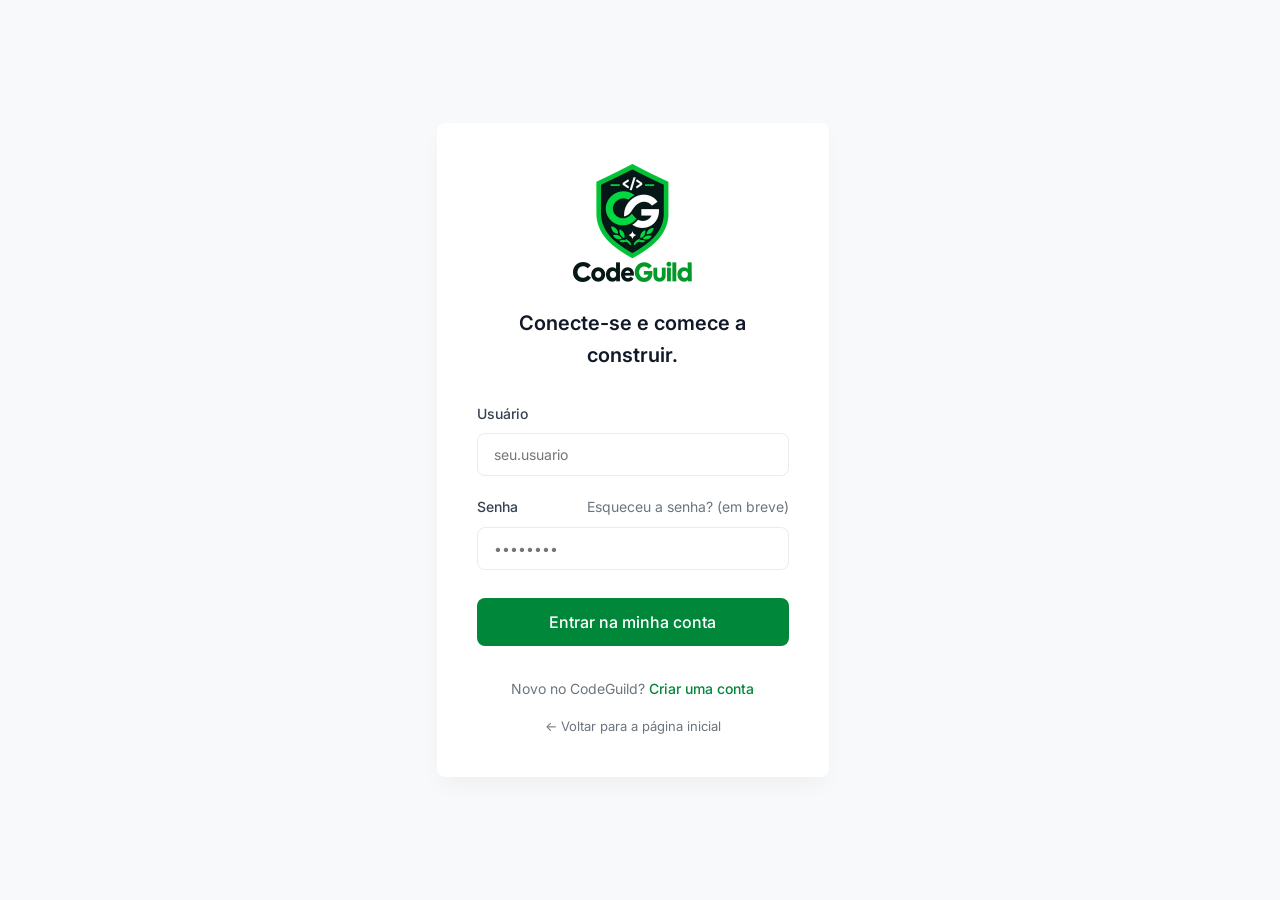
<file: paginas/login/index.html>
<!DOCTYPE html>
<html lang="pt-BR">
<head>
    <meta charset="UTF-8">
    <meta name="viewport" content="width=device-width, initial-scale=1.0">
    <title>Entrar - CodeGuild</title>
    <link rel="icon" href="../../marca/web/favicon.ico" sizes="any">
    <link rel="apple-touch-icon" href="../../marca/web/apple-touch-icon.png">
    <link rel="stylesheet" href="../../estilos/global.css">
    <link rel="stylesheet" href="style.css">
</head>
<body class="auth-layout">
    <div class="auth-container">
        <div class="auth-card card">
            <div class="auth-header">
                <div class="auth-logo"><a href="../inicio/index.html"><img src="../../marca/web/logo-vertical.webp" alt="CodeGuild" width="121" height="120"></a></div>
                <h1>Conecte-se e comece a construir.</h1>
            </div>
            
            <form class="auth-form" novalidate>
                <p id="login-error" class="form-error" role="alert" hidden></p>

                <div class="form-group">
                    <label for="username">Usuário</label>
                    <input type="text" id="username" name="username" placeholder="seu.usuario" autocomplete="username" required>
                </div>
                
                <div class="form-group">
                    <div class="label-row">
                        <label for="password">Senha</label>
                        <span class="forgot-password is-unavailable" title="Recuperação de senha ainda não disponível">Esqueceu a senha? (em breve)</span>
                    </div>
                    <input type="password" id="password" name="password" autocomplete="current-password" placeholder="••••••••" required>
                </div>
                
                <button type="submit" class="btn btn-primary btn-block">Entrar na minha conta</button>
            </form>
            
            <div class="auth-footer">
                Novo no CodeGuild? <a href="../cadastro/index.html" data-signup-link="Faça seu pré-cadastro">Criar uma conta</a>
            </div>

            <div class="auth-back">
                <a href="../inicio/index.html">&larr; Voltar para a página inicial</a>
            </div>
        </div>
    </div>

    <script src="../../scripts/auth.js"></script>
    <script src="../../scripts/api.js"></script>
    <script src="../../scripts/launch.js"></script>
    <script src="../../scripts/login.js"></script>
</body>
</html>
</file>
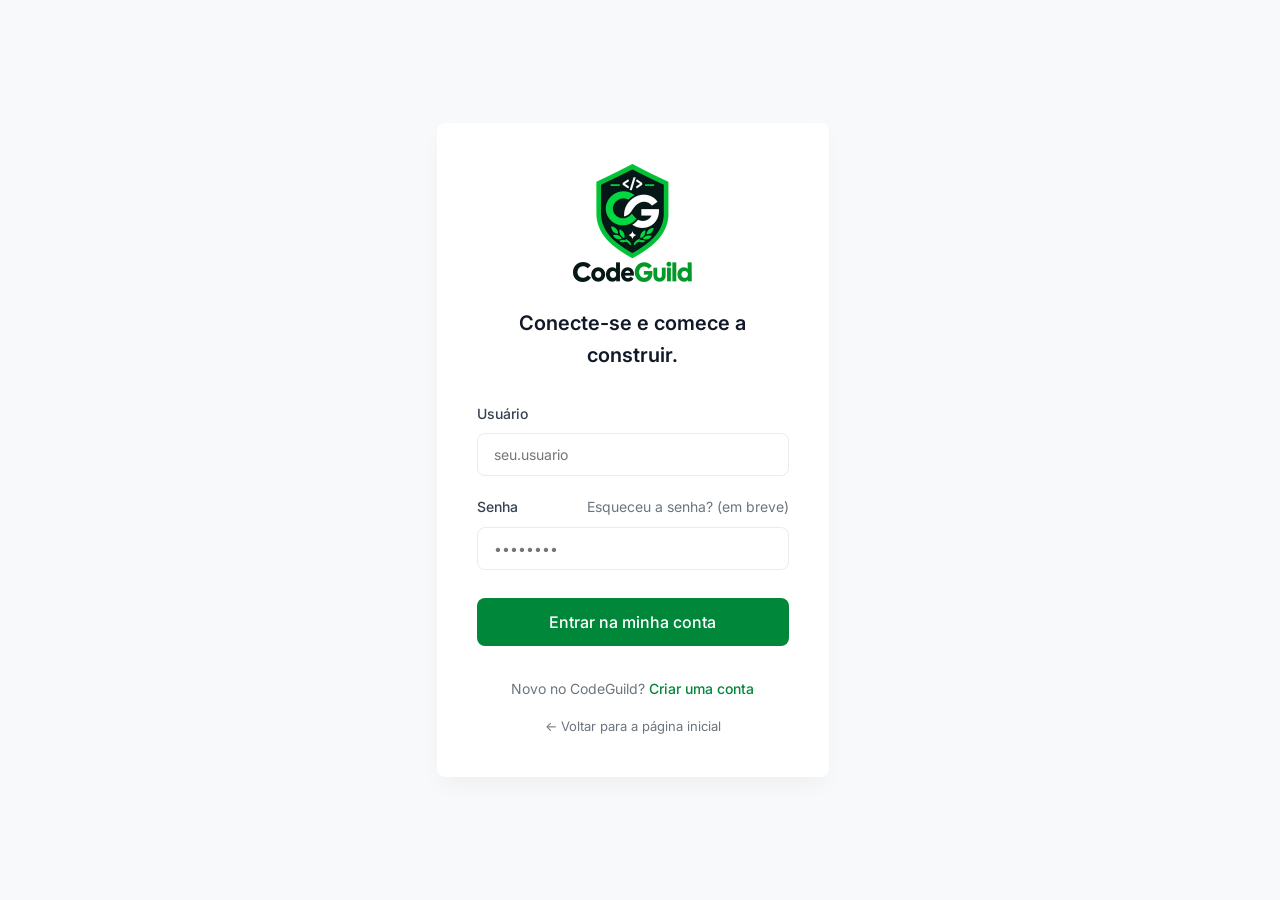
<file: paginas/minhas-candidaturas/index.html>
<!DOCTYPE html>
<html lang="pt-BR">
<head>
    <meta charset="UTF-8">
    <meta name="viewport" content="width=device-width, initial-scale=1.0">
    <title>Minhas Candidaturas - CodeGuild</title>
    <link rel="icon" href="../../marca/web/favicon.ico" sizes="any">
    <link rel="apple-touch-icon" href="../../marca/web/apple-touch-icon.png">
    <link rel="stylesheet" href="../../estilos/global.css">
    <link rel="stylesheet" href="style.css">
    <script src="../../scripts/auth.js"></script>
    <script src="../../scripts/api.js"></script>
    <script src="../../scripts/user-header.js"></script>
    <script src="../../scripts/session.js"></script>
</head>
<body class="applications-layout">
    <header class="header dashboard-header">
        <div class="container header-container">
            <div class="header-logo"><a href="../inicio/index.html"><img src="../../marca/web/logo-horizontal-header.webp" alt="CodeGuild" width="114" height="40"></a></div>
            <nav class="header-nav">
                <a href="../painel/index.html">Painel</a>
                <a href="../explorar/index.html">Explorar Projetos</a>
                <a href="../minhas-candidaturas/index.html" class="active" aria-current="page">Minhas Candidaturas</a>
                <a href="../perfil/index.html">Meu Perfil</a>
            </nav>
            <div class="header-actions">
                <div class="user-profile">
                    <span class="user-name" data-user-name></span>
                    <div class="avatar" data-user-initials></div>
                </div>
                <button type="button" class="btn btn-outline" data-logout>Sair</button>
            </div>
        </div>
    </header>

    <main class="container main-content">
        <section class="applications-header">
            <h1>Minhas candidaturas</h1>
            <p>Acompanhe o andamento de suas solicitações para squads acadêmicos.</p>

            <div id="applications-tabs" class="tabs" hidden>
                <button type="button" class="tab-btn active" data-filter="ALL" aria-pressed="true">Todas</button>
                <button type="button" class="tab-btn" data-filter="PENDING" aria-pressed="false">Pendentes</button>
                <button type="button" class="tab-btn" data-filter="APPROVED" aria-pressed="false">Aprovadas</button>
                <button type="button" class="tab-btn" data-filter="REJECTED" aria-pressed="false">Rejeitadas</button>
            </div>
        </section>

        <p id="applications-error" class="applications-error" role="alert" hidden></p>
        <p id="applications-status" class="applications-status" role="status">Carregando candidaturas...</p>
        <section id="applications-list" class="applications-list" aria-label="Candidaturas"></section>

        <section id="applications-empty" class="card empty-state" aria-labelledby="empty-state-title" hidden>
            <div class="empty-state-icon" aria-hidden="true">✉</div>
            <h2 id="empty-state-title">Nenhuma candidatura para exibir</h2>
            <p>Explore projetos e candidate-se a uma vaga para acompanhar suas solicitações por aqui.</p>
            <a href="../explorar/index.html" class="btn btn-primary">Explorar projetos</a>
        </section>
    </main>

    <footer class="footer">
        <div class="container">
            <div class="footer-content">
                <div class="footer-logo"><img src="../../marca/web/logo-horizontal-footer.webp" alt="CodeGuild" width="101" height="32"></div>
                <div class="footer-copyright">© 2026 CodeGuild. Todos os direitos reservados.</div>
            </div>
        </div>
    </footer>

    <script src="../../scripts/projects.js"></script>
    <script src="../../scripts/minhas-candidaturas.js"></script>
</body>
</html>
</file>
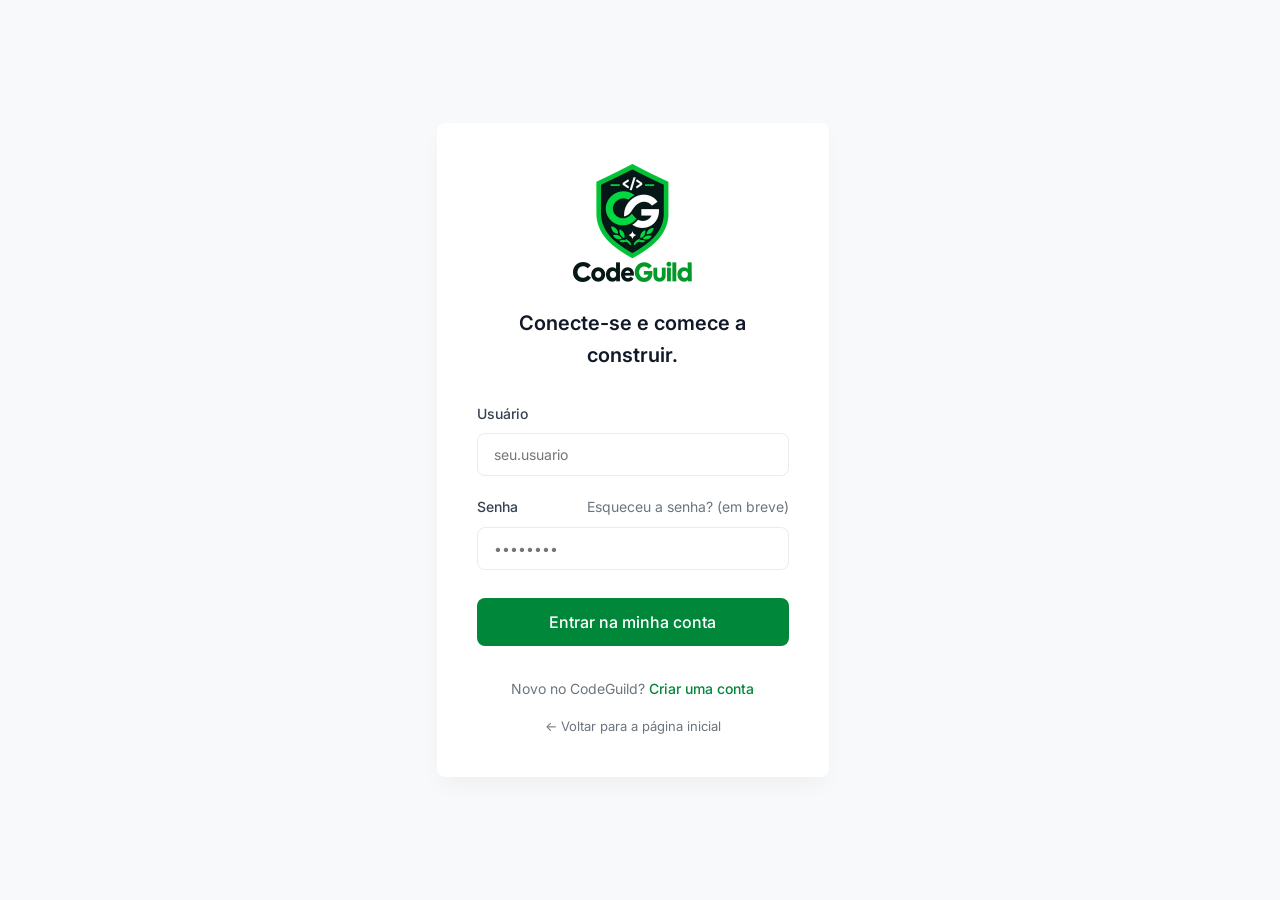
<file: paginas/painel/index.html>
<!DOCTYPE html>
<html lang="pt-BR">
<head>
    <meta charset="UTF-8">
    <meta name="viewport" content="width=device-width, initial-scale=1.0">
    <title>Painel - CodeGuild</title>
    <link rel="icon" href="../../marca/web/favicon.ico" sizes="any">
    <link rel="apple-touch-icon" href="../../marca/web/apple-touch-icon.png">
    <link rel="stylesheet" href="../../estilos/global.css">
    <link rel="stylesheet" href="style.css">
    <script src="../../scripts/auth.js"></script>
    <script src="../../scripts/api.js"></script>
    <script src="../../scripts/user-header.js"></script>
    <script src="../../scripts/session.js"></script>
</head>
<body class="dashboard-layout">
    <header class="header dashboard-header">
        <div class="container header-container">
            <div class="header-logo"><a href="../inicio/index.html"><img src="../../marca/web/logo-horizontal-header.webp" alt="CodeGuild" width="114" height="40"></a></div>
            <nav class="header-nav">
                <a href="../painel/index.html" class="active" aria-current="page">Painel</a>
                <a href="../explorar/index.html">Explorar Projetos</a>
                <a href="../minhas-candidaturas/index.html">Minhas Candidaturas</a>
                <a href="../perfil/index.html">Meu Perfil</a>
            </nav>
            <div class="header-actions">
                <div class="user-profile">
                    <span class="user-name" data-user-name></span>
                    <div class="avatar" data-user-initials></div>
                </div>
                <button type="button" class="btn btn-outline" data-logout>Sair</button>
            </div>
        </div>
    </header>

    <main class="container main-content">
        <section class="welcome-section">
            <div class="welcome-header">
                <h1 id="welcome-title">Olá 👋</h1>
                <p>Encontre seu próximo projeto acadêmico.</p>
            </div>
            
            <form class="search-bar" action="../explorar/index.html" method="get" role="search">
                <label for="dashboard-search" class="visually-hidden">Buscar projetos ou tecnologias</label>
                <input type="text" id="dashboard-search" name="q" placeholder="Buscar projetos ou tecnologias..." autocomplete="off" maxlength="100">
                <button type="submit" class="btn btn-primary">Buscar</button>
            </form>
        </section>

        <!-- Exibido por painel.js apenas quando GET /me devolve profile: null -->
        <section id="profile-reminder" class="card profile-reminder" hidden>
            <p>Complete seu perfil técnico para apresentar suas habilidades e encontrar projetos compatíveis.</p>
            <a href="../perfil/index.html" class="btn btn-primary">Completar perfil</a>
        </section>

        <!-- Seções de projetos preenchidas por scripts/painel.js -->
        <section class="dashboard-section">
            <div class="section-header-row">
                <h2>Meus projetos</h2>
                <a href="../projeto-form/index.html" class="btn btn-primary">Criar projeto</a>
            </div>
            <p id="my-projects-status" class="section-status" role="status">Carregando seus projetos...</p>
            <div id="my-projects-empty" class="card section-empty" hidden>
                <p>Você ainda não é responsável por nenhum projeto. Crie um para anunciar as vagas da sua equipe.</p>
            </div>
            <div id="my-projects" class="projects-grid"></div>
        </section>

        <section class="dashboard-section">
            <div class="section-header-row">
                <h2>Projetos abertos recentes</h2>
                <a href="../explorar/index.html" class="view-all">Ver todos</a>
            </div>
            <p id="recent-projects-status" class="section-status" role="status">Carregando projetos...</p>
            <div id="recent-projects-empty" class="card section-empty" hidden>
                <p>Nenhum projeto de outros estudantes aberto no momento.</p>
            </div>
            <div id="recent-projects" class="projects-grid"></div>
        </section>

        <section class="dashboard-section">
            <h2>Minha atividade</h2>
            <div class="stats-grid">
                <div class="card stat-card">
                    <span class="stat-label">Candidaturas enviadas</span>
                    <span class="stat-value">2</span>
                </div>
                <div class="card stat-card">
                    <span class="stat-label">Projetos participando</span>
                    <span class="stat-value">1</span>
                </div>
                <div class="card stat-card">
                    <span class="stat-label">Projetos criados</span>
                    <span id="stat-created-projects" class="stat-value">–</span>
                </div>
            </div>
        </section>
    </main>

    <footer class="footer">
        <div class="container">
            <div class="footer-content">
                <div class="footer-logo"><img src="../../marca/web/logo-horizontal-footer.webp" alt="CodeGuild" width="101" height="32"></div>
                <div class="footer-copyright">© 2026 CodeGuild. Todos os direitos reservados.</div>
            </div>
        </div>
    </footer>

    <script src="../../scripts/projects.js"></script>
    <script src="../../scripts/painel.js"></script>
</body>
</html>
</file>
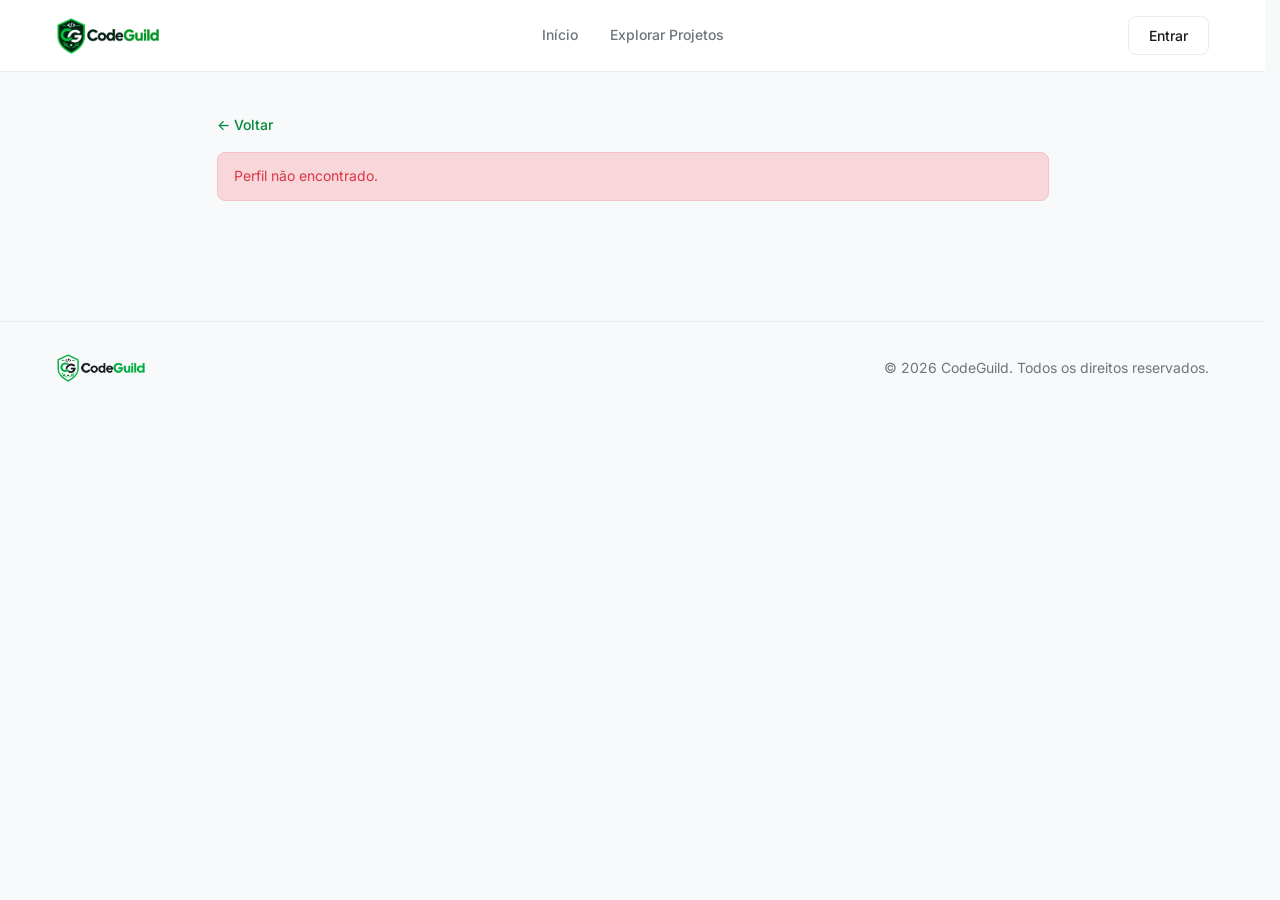
<file: paginas/perfil-publico/index.html>
<!DOCTYPE html>
<html lang="pt-BR">
<head>
    <meta charset="UTF-8">
    <meta name="viewport" content="width=device-width, initial-scale=1.0">
    <title>Perfil - CodeGuild</title>
    <link rel="icon" href="../../marca/web/favicon.ico" sizes="any">
    <link rel="apple-touch-icon" href="../../marca/web/apple-touch-icon.png">
    <link rel="stylesheet" href="../../estilos/global.css">
    <!-- Layout e card do GitHub vêm do perfil; style.css só acrescenta o que é da leitura -->
    <link rel="stylesheet" href="../perfil/style.css">
    <link rel="stylesheet" href="style.css">
</head>
<body class="profile-layout">
    <header class="header dashboard-header">
        <div class="container header-container">
            <div class="header-logo"><a href="../inicio/index.html"><img src="../../marca/web/logo-horizontal-header.webp" alt="CodeGuild" width="114" height="40"></a></div>
            <nav class="header-nav">
                <a href="../inicio/index.html" data-home-link>Início</a>
                <a href="../explorar/index.html">Explorar Projetos</a>
                <a href="../minhas-candidaturas/index.html" data-auth-only hidden>Minhas Candidaturas</a>
                <a href="../perfil/index.html" data-auth-only hidden>Meu Perfil</a>
            </nav>
            <div class="header-actions">
                <a href="../login/index.html" class="btn btn-outline" data-guest-only>Entrar</a>
                <div class="user-profile" data-auth-only hidden>
                    <span class="user-name" data-user-name></span>
                    <div class="avatar" data-user-initials></div>
                </div>
                <button type="button" class="btn btn-outline" data-logout data-auth-only hidden>Sair</button>
            </div>
        </div>
    </header>

    <main class="container main-content profile-content">
        <a id="back-link" href="../explorar/index.html" class="back-link">&larr; Voltar</a>

        <p id="profile-loading" class="profile-loading" role="status">Carregando perfil...</p>

        <div id="profile-error" class="form-error load-error" role="alert" hidden>
            <span id="profile-error-message"></span>
        </div>

        <!-- Preenchido por scripts/perfil-publico.js (GET /users/{id}/profile). Só leitura. -->
        <div id="profile-view" class="profile-form" hidden>
            <section class="card form-section">
                <div class="public-profile-header">
                    <div id="profile-initials" class="avatar avatar-large" aria-hidden="true"></div>
                    <div class="public-profile-identity">
                        <h1 id="profile-name"></h1>
                        <p id="profile-meta" class="public-profile-meta"></p>
                    </div>
                    <a id="profile-edit" class="btn btn-outline" href="../perfil/index.html" hidden>Editar meu perfil</a>
                </div>

                <h2 class="public-subtitle">Bio</h2>
                <p id="profile-bio" class="public-text"></p>

                <h2 class="public-subtitle">Interesses</h2>
                <p id="profile-interests" class="public-text"></p>
            </section>

            <section class="card form-section">
                <h2 class="public-subtitle">Tecnologias que domina</h2>
                <div id="profile-mastered" class="public-tags"></div>
            </section>

            <section class="card form-section">
                <h2 class="public-subtitle">Tecnologias que está estudando</h2>
                <div id="profile-learning" class="public-tags"></div>
            </section>
        </div>

        <!-- Dados públicos do GitHub (scripts/github.js, só leitura: sem o botão de atualizar) -->
        <section id="github-section" class="card form-section github-section" hidden>
            <div class="form-section-header">
                <h2>GitHub</h2>
            </div>
            <p id="github-status" class="section-hint" role="status"></p>
            <p id="github-error" class="form-error" role="alert" hidden></p>

            <div id="github-content" class="github-content" hidden>
                <div class="github-user">
                    <img id="github-avatar" class="github-avatar" alt="" width="64" height="64">
                    <div>
                        <a id="github-name" class="github-name" target="_blank" rel="noopener noreferrer"></a>
                        <p id="github-bio" class="github-bio"></p>
                        <div class="github-stats">
                            <span><strong id="github-public-repos"></strong> repositórios públicos</span>
                            <span><strong id="github-followers"></strong> seguidores</span>
                            <span><strong id="github-following"></strong> seguindo</span>
                        </div>
                    </div>
                </div>

                <h3 class="github-subtitle">Linguagens</h3>
                <p class="field-hint">Linguagem principal de cada repositório próprio (forks não contam).</p>
                <ul id="github-languages" class="github-languages"></ul>

                <h3 class="github-subtitle">Repositórios atualizados recentemente</h3>
                <ul id="github-repos" class="github-repos"></ul>
            </div>
        </section>
    </main>

    <footer class="footer">
        <div class="container">
            <div class="footer-content">
                <div class="footer-logo"><img src="../../marca/web/logo-horizontal-footer.webp" alt="CodeGuild" width="101" height="32"></div>
                <div class="footer-copyright">© 2026 CodeGuild. Todos os direitos reservados.</div>
            </div>
        </div>
    </footer>

    <script src="../../scripts/auth.js"></script>
    <script src="../../scripts/api.js"></script>
    <script src="../../scripts/user-header.js"></script>
    <script src="../../scripts/public-header.js"></script>
    <script src="../../scripts/projects.js"></script>
    <script src="../../scripts/github.js"></script>
    <script src="../../scripts/perfil-publico.js"></script>
</body>
</html>
</file>
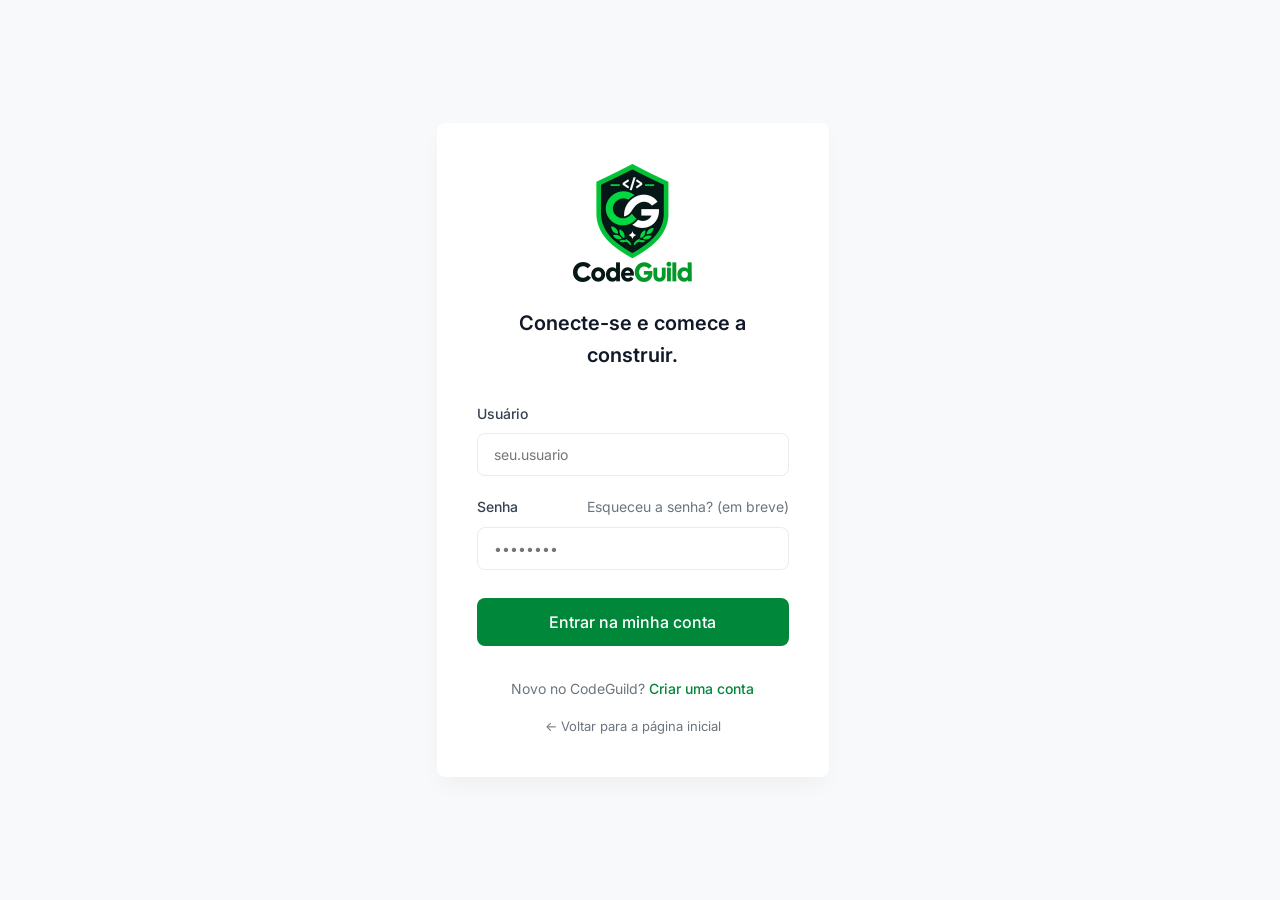
<file: paginas/perfil/index.html>
<!DOCTYPE html>
<html lang="pt-BR">
<head>
    <meta charset="UTF-8">
    <meta name="viewport" content="width=device-width, initial-scale=1.0">
    <title>Meu Perfil - CodeGuild</title>
    <link rel="icon" href="../../marca/web/favicon.ico" sizes="any">
    <link rel="apple-touch-icon" href="../../marca/web/apple-touch-icon.png">
    <link rel="stylesheet" href="../../estilos/global.css">
    <link rel="stylesheet" href="style.css">
    <script src="../../scripts/auth.js"></script>
    <script src="../../scripts/api.js"></script>
    <script src="../../scripts/user-header.js"></script>
    <script src="../../scripts/session.js"></script>
</head>
<body class="profile-layout">
    <header class="header dashboard-header">
        <div class="container header-container">
            <div class="header-logo"><a href="../inicio/index.html"><img src="../../marca/web/logo-horizontal-header.webp" alt="CodeGuild" width="114" height="40"></a></div>
            <nav class="header-nav">
                <a href="../painel/index.html">Painel</a>
                <a href="../explorar/index.html">Explorar Projetos</a>
                <a href="../minhas-candidaturas/index.html">Minhas Candidaturas</a>
                <a href="../perfil/index.html" class="active" aria-current="page">Meu Perfil</a>
            </nav>
            <div class="header-actions">
                <div class="user-profile">
                    <span class="user-name" data-user-name></span>
                    <div class="avatar" data-user-initials></div>
                </div>
                <button type="button" class="btn btn-outline" data-logout>Sair</button>
            </div>
        </div>
    </header>

    <main class="container main-content profile-content">
        <a href="../painel/index.html" class="back-link">&larr; Voltar ao painel</a>

        <section class="profile-header">
            <h1>Meu perfil técnico</h1>
            <p>Conte um pouco sobre você e suas habilidades.</p>
        </section>

        <p id="profile-loading" class="profile-loading" role="status">Carregando seu perfil...</p>

        <div id="profile-load-error" class="form-error load-error" role="alert" hidden>
            <span id="profile-load-error-message"></span>
            <button type="button" id="profile-retry" class="btn btn-outline">Tentar novamente</button>
        </div>

        <form id="profile-form" class="profile-form" novalidate hidden>
            <section class="card form-section">
                <div class="form-section-header">
                    <h2>Informações pessoais</h2>
                    <span id="profile-mode" class="badge"></span>
                </div>

                <div class="form-grid">
                    <div class="form-group">
                        <label for="full_name">Nome completo <span class="required">*</span></label>
                        <input type="text" id="full_name" name="full_name" maxlength="120" autocomplete="name" placeholder="Seu nome completo" required>
                    </div>

                    <div class="form-group">
                        <label for="level">Nível <span class="required">*</span></label>
                        <!-- Valores do enum Level do backend (models/enums.py) -->
                        <select id="level" name="level" required>
                            <option value="">Selecione seu nível</option>
                            <option value="BEGINNER">Iniciante</option>
                            <option value="INTERMEDIATE">Intermediário</option>
                            <option value="ADVANCED">Avançado</option>
                        </select>
                    </div>

                    <div class="form-group form-group-full">
                        <label for="bio">Bio</label>
                        <textarea id="bio" name="bio" rows="4" maxlength="1000" placeholder="Fale sobre sua formação, experiências e objetivos."></textarea>
                    </div>

                    <div class="form-group form-group-full">
                        <label for="interests">Interesses</label>
                        <textarea id="interests" name="interests" rows="2" maxlength="500" placeholder="Ex.: desenvolvimento web, dados, jogos, open source"></textarea>
                    </div>

                    <div class="form-group">
                        <label for="github_username">Usuário do GitHub</label>
                        <div class="input-prefix">
                            <span>github.com/</span>
                            <input type="text" id="github_username" name="github_username" maxlength="39" autocomplete="off" spellcheck="false" placeholder="seu-usuario">
                        </div>
                        <small class="field-hint">Informe só o username, sem o link (ex.: <code>octocat</code>).</small>
                    </div>
                </div>
            </section>

            <section class="card form-section">
                <div class="form-section-header">
                    <h2>Tecnologias que domino</h2>
                </div>
                <p class="section-hint">Selecione as tecnologias com as quais você já trabalha com segurança.</p>
                <div id="mastered-technologies" class="tech-grid" data-kind="mastered"></div>
            </section>

            <section class="card form-section">
                <div class="form-section-header">
                    <h2>Tecnologias que estou estudando</h2>
                </div>
                <p class="section-hint">Uma tecnologia só pode estar em uma das listas: ao marcá-la aqui, ela sai de "domino".</p>
                <div id="learning-technologies" class="tech-grid" data-kind="learning"></div>
            </section>

            <p id="profile-error" class="form-error" role="alert" hidden></p>
            <p id="profile-success" class="form-success" role="status" hidden></p>

            <div class="form-actions">
                <button type="submit" id="profile-submit" class="btn btn-primary">Criar perfil</button>
            </div>
        </form>

        <!-- Dados públicos do GitHub (scripts/github.js). Fora do <form>: falhas aqui não afetam o perfil. -->
        <section id="github-section" class="card form-section github-section" hidden>
            <div class="form-section-header">
                <h2>GitHub</h2>
                <button type="button" id="github-refresh" class="btn btn-outline" hidden>Buscar dados do GitHub</button>
            </div>
            <p id="github-status" class="section-hint" role="status"></p>
            <p id="github-error" class="form-error" role="alert" hidden></p>

            <div id="github-content" class="github-content" hidden>
                <div class="github-user">
                    <img id="github-avatar" class="github-avatar" alt="" width="64" height="64">
                    <div>
                        <a id="github-name" class="github-name" target="_blank" rel="noopener noreferrer"></a>
                        <p id="github-bio" class="github-bio"></p>
                        <div class="github-stats">
                            <span><strong id="github-public-repos"></strong> repositórios públicos</span>
                            <span><strong id="github-followers"></strong> seguidores</span>
                            <span><strong id="github-following"></strong> seguindo</span>
                        </div>
                    </div>
                </div>

                <h3 class="github-subtitle">Linguagens</h3>
                <p class="field-hint">Linguagem principal de cada repositório próprio (forks não contam).</p>
                <ul id="github-languages" class="github-languages"></ul>

                <h3 class="github-subtitle">Repositórios atualizados recentemente</h3>
                <ul id="github-repos" class="github-repos"></ul>
            </div>
        </section>
    </main>

    <footer class="footer">
        <div class="container">
            <div class="footer-content">
                <div class="footer-logo"><img src="../../marca/web/logo-horizontal-footer.webp" alt="CodeGuild" width="101" height="32"></div>
                <div class="footer-copyright">© 2026 CodeGuild. Todos os direitos reservados.</div>
            </div>
        </div>
    </footer>

    <script src="../../scripts/github.js"></script>
    <script src="../../scripts/perfil.js"></script>
</body>
</html>
</file>
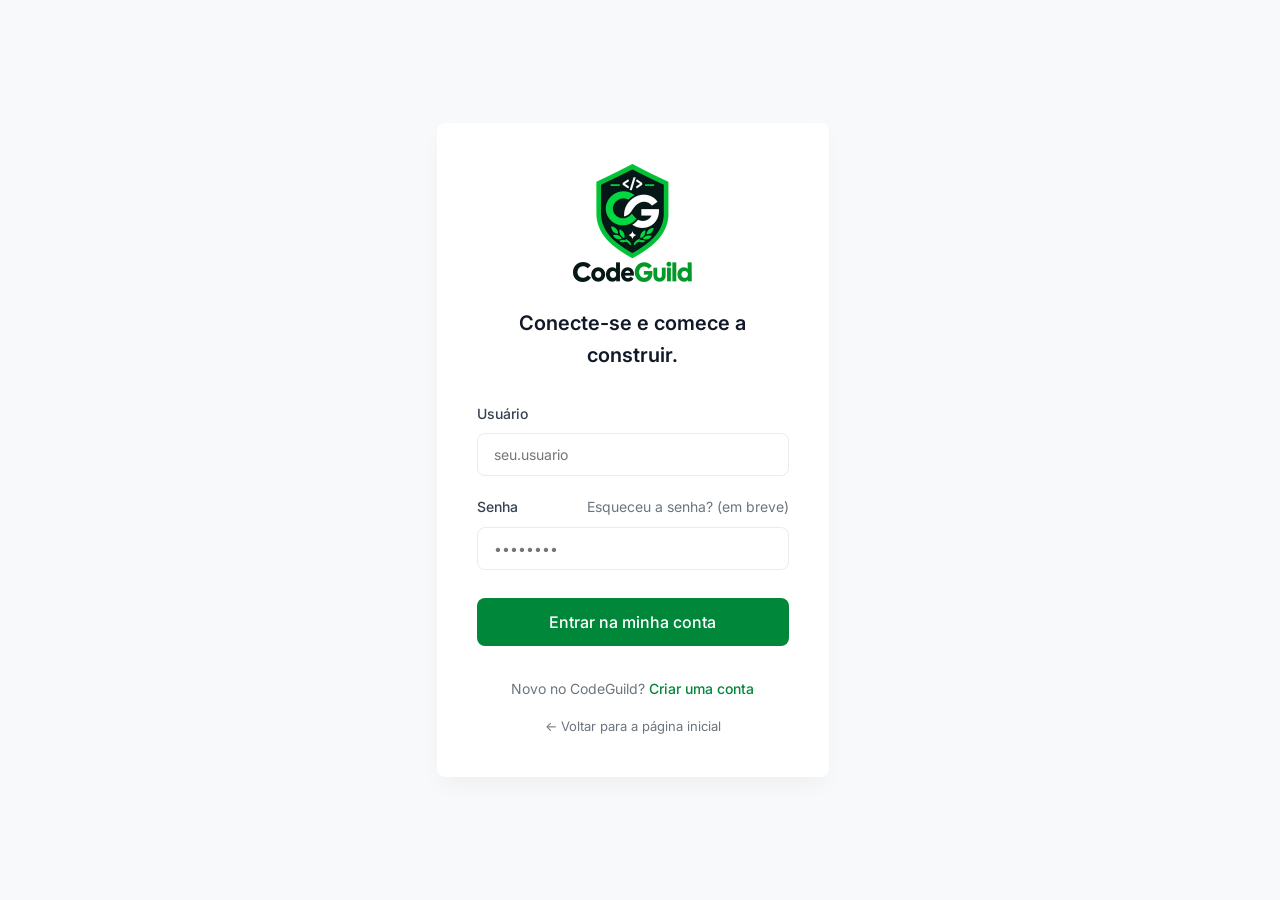
<file: paginas/projeto-form/index.html>
<!DOCTYPE html>
<html lang="pt-BR">
<head>
    <meta charset="UTF-8">
    <meta name="viewport" content="width=device-width, initial-scale=1.0">
    <title>Projeto - CodeGuild</title>
    <link rel="icon" href="../../marca/web/favicon.ico" sizes="any">
    <link rel="apple-touch-icon" href="../../marca/web/apple-touch-icon.png">
    <link rel="stylesheet" href="../../estilos/global.css">
    <link rel="stylesheet" href="style.css">
    <script src="../../scripts/auth.js"></script>
    <script src="../../scripts/api.js"></script>
    <script src="../../scripts/user-header.js"></script>
    <script src="../../scripts/session.js"></script>
</head>
<body class="project-form-layout">
    <header class="header dashboard-header">
        <div class="container header-container">
            <div class="header-logo"><a href="../inicio/index.html"><img src="../../marca/web/logo-horizontal-header.webp" alt="CodeGuild" width="114" height="40"></a></div>
            <nav class="header-nav">
                <a href="../painel/index.html">Painel</a>
                <a href="../explorar/index.html">Explorar Projetos</a>
                <a href="../minhas-candidaturas/index.html">Minhas Candidaturas</a>
                <a href="../perfil/index.html">Meu Perfil</a>
            </nav>
            <div class="header-actions">
                <div class="user-profile">
                    <span class="user-name" data-user-name></span>
                    <div class="avatar" data-user-initials></div>
                </div>
                <button type="button" class="btn btn-outline" data-logout>Sair</button>
            </div>
        </div>
    </header>

    <main class="container main-content project-form-content">
        <a id="project-back" href="../painel/index.html" class="back-link">&larr; Voltar ao painel</a>

        <section class="page-header">
            <h1 id="project-form-title">Criar projeto</h1>
            <p id="project-form-subtitle">Descreva a ideia para que outros estudantes possam encontrá-la. Depois de criar, você poderá anunciar as vagas da equipe.</p>
        </section>

        <p id="project-loading" class="page-loading" role="status" hidden>Carregando projeto...</p>

        <div id="project-load-error" class="form-error load-error" role="alert" hidden>
            <span id="project-load-error-message"></span>
            <a href="../painel/index.html" class="btn btn-outline">Voltar ao painel</a>
        </div>

        <!-- scripts/projeto-form.js: sem ?id → POST /projects; com ?id=N → PUT /projects/N -->
        <form id="project-form" class="project-form" novalidate>
            <section class="card form-section">
                <div class="form-group">
                    <label for="title">Título <span class="required">*</span></label>
                    <input type="text" id="title" name="title" maxlength="120" placeholder="Ex.: Sistema de Gestão Acadêmica" required>
                </div>

                <div class="form-group">
                    <label for="description">Descrição <span class="required">*</span></label>
                    <textarea id="description" name="description" rows="8" maxlength="5000" placeholder="Qual problema o projeto resolve, o que já existe e como a equipe vai trabalhar." required></textarea>
                </div>

                <div class="form-group">
                    <label for="github_url">Repositório no GitHub</label>
                    <input type="text" id="github_url" name="github_url" maxlength="255" autocomplete="off" spellcheck="false" placeholder="https://github.com/usuario/repositorio">
                    <small class="field-hint">Opcional. Link de um repositório ou perfil em <code>https://github.com/</code>.</small>
                </div>
            </section>

            <p id="project-error" class="form-error" role="alert" hidden></p>

            <div class="form-actions">
                <a id="project-cancel" href="../painel/index.html" class="btn btn-outline">Cancelar</a>
                <button type="submit" id="project-submit" class="btn btn-primary">Criar projeto</button>
            </div>
        </form>
    </main>

    <footer class="footer">
        <div class="container">
            <div class="footer-content">
                <div class="footer-logo"><img src="../../marca/web/logo-horizontal-footer.webp" alt="CodeGuild" width="101" height="32"></div>
                <div class="footer-copyright">© 2026 CodeGuild. Todos os direitos reservados.</div>
            </div>
        </div>
    </footer>

    <script src="../../scripts/projects.js"></script>
    <script src="../../scripts/projeto-form.js"></script>
</body>
</html>
</file>
<file: estilos/global.css>
@import url('https://fonts.googleapis.com/css2?family=Inter:wght@400;500;600;700&display=swap');

:root {
  --primary-color: #00873A;
  --primary-hover: #006F2F;
  --bg-color: #ffffff;
  --bg-secondary: #f8f9fa;
  --text-primary: #1a1a1a;
  --text-secondary: #6c757d;
  --border-color: #e9ecef;
  --success-color: #28a745;
  --danger-color: #dc3545;
  --border-radius: 8px;
  --font-family: 'Inter', sans-serif;
}

/* Reserva o espaço da scrollbar em todas as páginas: com ou sem rolagem, a largura útil é a mesma */
html {
  scrollbar-gutter: stable;
}

* {
  box-sizing: border-box;
  margin: 0;
  padding: 0;
}

body {
  font-family: var(--font-family);
  background-color: var(--bg-color);
  color: var(--text-primary);
  line-height: 1.6;
  -webkit-font-smoothing: antialiased;
}

a {
  text-decoration: none;
  color: inherit;
}

/* Foco visível para teclado em links, botões e campos (substitui o outline removido dos inputs) */
:focus-visible {
  outline: 2px solid var(--primary-color);
  outline-offset: 2px;
}

/* Texto só para leitores de tela */
.visually-hidden {
  position: absolute;
  width: 1px;
  height: 1px;
  margin: -1px;
  padding: 0;
  overflow: hidden;
  clip: rect(0, 0, 0, 0);
  white-space: nowrap;
  border: 0;
}

button {
  cursor: pointer;
  font-family: inherit;
  border: none;
  background: none;
}

/* Utilities */
.container {
  max-width: 1200px;
  margin: 0 auto;
  padding: 0 24px;
}

.btn {
  display: inline-flex;
  align-items: center;
  justify-content: center;
  padding: 10px 20px;
  border-radius: var(--border-radius);
  font-weight: 500;
  transition: all 0.2s ease;
  font-size: 14px;
}

.btn-primary {
  background-color: var(--primary-color);
  color: white;
}

.btn-primary:hover {
  background-color: var(--primary-hover);
}

.btn-outline {
  border: 1px solid var(--border-color);
  background-color: white;
  color: var(--text-primary);
}

.btn-outline:hover {
  background-color: var(--bg-secondary);
}

.card {
  background-color: white;
  border: 1px solid var(--border-color);
  border-radius: var(--border-radius);
  padding: 24px;
}

.badge {
  display: inline-flex;
  padding: 4px 10px;
  background-color: var(--bg-secondary);
  color: var(--text-secondary);
  border-radius: 100px;
  font-size: 12px;
  font-weight: 500;
  border: 1px solid var(--border-color);
}

.badge.match {
  color: var(--primary-color);
  background-color: rgba(0, 135, 58, 0.1);
  border-color: rgba(0, 135, 58, 0.2);
}

/* Header */
.header {
  display: flex;
  align-items: center;
  justify-content: space-between;
  padding: 20px 0;
  border-bottom: 1px solid var(--border-color);
}

.header-logo {
  display: flex;
  align-items: center;
}

.header-logo img {
  display: block;
  height: 36px;
  width: auto;
}

.header-nav {
  display: flex;
  gap: 32px;
}

.header-nav a {
  color: var(--text-secondary);
  font-weight: 500;
  font-size: 14px;
}

.header-nav a {
  position: relative;
}

.header-nav a:hover,
.header-nav a.active {
  color: var(--text-primary);
}

/* Item ativo: sublinhado verde curto e centralizado (protótipo). Pseudo-elemento: não altera a geometria. */
.header-nav a.active::after {
  content: "";
  position: absolute;
  left: 50%;
  bottom: -6px;
  width: 20px;
  height: 2px;
  border-radius: 2px;
  background-color: var(--primary-color);
  transform: translateX(-50%);
}

.header-actions {
  display: flex;
  align-items: center;
  gap: 16px;
}

/* Header das páginas internas (painel, explorar, detalhes, minhas-candidaturas, perfil) */
.dashboard-header {
  /* Acompanha a rolagem; o modal de detalhes (z-index 1000) continua por cima */
  position: sticky;
  top: 0;
  z-index: 100;
  background-color: white;
  border-bottom: 1px solid var(--border-color);
  padding: 16px 0;
}

/* Foco por teclado e "buscar na página" não param atrás do header fixo no topo.
   Altura máxima medida do header interno por faixa (73/107/182 px) + 16px. */
html:has(.dashboard-header) {
  scroll-padding-top: 89px;
}

@media (max-width: 1199px) {
  html:has(.dashboard-header) {
    scroll-padding-top: 123px;
  }
}

@media (max-width: 500px) {
  html:has(.dashboard-header) {
    scroll-padding-top: 198px;
  }
}

.header-container {
  display: flex;
  align-items: center;
  justify-content: space-between;
  width: 100%;
}

/* Grid com laterais iguais: o menu fica sempre no centro, sem depender da largura
   do logo nem do bloco do usuário (que só é preenchido depois do GET /me). */
.dashboard-header .header-container {
  display: grid;
  grid-template-columns: minmax(0, 1fr) auto minmax(0, 1fr);
}

.dashboard-header .header-logo {
  justify-self: start;
}

.dashboard-header .header-nav {
  justify-self: center;
}

.dashboard-header .header-actions {
  justify-self: end;
}

/* Abaixo de 1200px o grid não comporta menu + nome longo (160px) lado a lado: logo e usuário
   ficam na primeira linha (o usuário desce se não couber) e o menu ocupa uma linha própria. */
@media (max-width: 1199px) {
  .dashboard-header .header-container {
    display: flex;
    flex-wrap: wrap;
    justify-content: space-between;
    gap: 12px 16px;
  }

  .dashboard-header .header-actions {
    margin-left: auto;
  }

  .dashboard-header .header-nav {
    order: 1;
    flex-basis: 100%;
    flex-wrap: wrap;
    justify-content: center;
    gap: 8px 24px;
  }
}

.user-profile {
  display: flex;
  align-items: center;
  gap: 12px;
}

/* Área principal das páginas internas */
.main-content {
  padding-top: 40px;
  padding-bottom: 80px;
}

/* Footer (todas as páginas que o possuem) */
.footer {
  border-top: 1px solid var(--border-color);
  padding: 32px 0;
  margin-top: 40px;
}

.footer-content {
  display: flex;
  align-items: center;
  justify-content: space-between;
}

.footer-logo {
  display: flex;
  align-items: center;
}

.footer-logo img {
  display: block;
  height: 28px;
  width: auto;
}

.footer-copyright {
  color: var(--text-secondary);
  font-size: 14px;
}

/* User Avatar */
.avatar {
  width: 40px;
  height: 40px;
  border-radius: 50%;
  background-color: var(--bg-secondary);
  display: flex;
  align-items: center;
  justify-content: center;
  font-weight: 600;
  color: var(--text-secondary);
  overflow: hidden;
}

.avatar img {
  width: 100%;
  height: 100%;
  object-fit: cover;
}

/* Usuário no header (mesmo visual em todas as páginas internas) */
.user-name {
  font-size: 14px;
  font-weight: 500;
  color: var(--text-primary);
  /* Nome longo é cortado com "…" (o nome completo continua no title do avatar) */
  max-width: 160px;
  white-space: nowrap;
  overflow: hidden;
  text-overflow: ellipsis;
}

/* <a class="btn"> (Entrar) herda line-height 1.6 do body e <button> (Sair) usa "normal":
   sem isto o header muda de altura entre o estado anônimo e o logado. */
.header-actions .btn {
  line-height: normal;
}

/* Status da candidatura (minhas candidaturas e candidatos nos detalhes do projeto) */
.status-badge {
  display: inline-block;
  padding: 4px 12px;
  border-radius: 100px;
  font-size: 12px;
  font-weight: 600;
  white-space: nowrap;
}

.status-badge.status-pending {
  background-color: #fef3c7;
  color: #b45309;
}

.status-badge.status-approved {
  background-color: #ecfdf5;
  color: var(--primary-hover);
}

.status-badge.status-rejected {
  background-color: #fee2e2;
  color: var(--danger-color);
}

.status-badge.status-canceled {
  background-color: var(--bg-secondary);
  color: var(--text-secondary);
}

/* "hidden" sempre esconde, mesmo em elementos com display próprio (.btn, .user-profile, flex...) */
[hidden] {
  display: none !important;
}
</file>
<file: paginas/cadastro/style.css>
/* Cadastro: mesmo layout da página de login */
@import url("../login/style.css");

.form-success {
    padding: 12px 16px;
    border: 1px solid rgba(0, 135, 58, 0.3);
    border-radius: var(--border-radius);
    background-color: rgba(0, 135, 58, 0.1);
    color: var(--primary-hover);
    font-size: 14px;
}

/* Regra do campo (sempre visível) e mensagem de erro do campo (só quando inválido) */
.field-hint,
.field-error {
    font-size: 13px;
    line-height: 1.4;
}

.field-hint {
    color: var(--text-secondary);
}

.field-error {
    color: var(--danger-color);
}

/* Campo inválido continua vermelho mesmo com foco (o foco vai para o primeiro campo inválido) */
.auth-form [aria-invalid="true"],
.auth-form [aria-invalid="true"]:focus {
    border-color: var(--danger-color);
    box-shadow: 0 0 0 3px rgba(220, 53, 69, 0.1);
}
</file>
<file: paginas/detalhes-projeto/style.css>
/* Project Details Specific Styles */

.details-layout {
    background-color: var(--bg-secondary);
    min-height: 100vh;
}

/* Breadcrumb logo abaixo do header: topo menor que o padrão (40px) do global.css */
.main-content {
    padding-top: 24px;
}

.breadcrumb {
    margin-bottom: 24px;
}

.breadcrumb a {
    color: var(--text-secondary);
    font-size: 14px;
    font-weight: 500;
}

.breadcrumb a:hover {
    color: var(--primary-color);
}

.project-header {
    display: flex;
    justify-content: space-between;
    align-items: flex-start;
    margin-bottom: 24px;
}

.project-header h1 {
    font-size: 28px;
    color: #111827;
    margin-top: 12px;
    margin-bottom: 8px;
}

.creator {
    font-size: 14px;
    color: var(--text-secondary);
}

.content-grid {
    display: grid;
    grid-template-columns: 2fr 1fr;
    gap: 24px;
}

.details-section {
    margin-bottom: 24px;
}

.details-section h2 {
    font-size: 20px;
    margin-bottom: 16px;
    border-bottom: 1px solid var(--border-color);
    padding-bottom: 12px;
}

.details-section p {
    color: var(--text-secondary);
    font-size: 15px;
    line-height: 1.6;
}

/* Mensagens dentro da seção não herdam o cinza dos parágrafos */
.details-section .form-error,
.details-section .page-error {
    color: var(--danger-color);
    font-size: 14px;
}

.job-card {
    border: 1px solid var(--border-color);
    border-radius: var(--border-radius);
    padding: 20px;
    margin-bottom: 16px;
}

.job-card:last-child {
    margin-bottom: 0;
}

.job-header {
    display: flex;
    justify-content: space-between;
    align-items: center;
    margin-bottom: 4px;
}

.job-header h3 {
    font-size: 18px;
    color: #111827;
}

.requirements {
    margin: 16px 0;
    padding: 16px;
    background-color: var(--bg-secondary);
    border-radius: var(--border-radius);
}

.requirements strong {
    display: block;
    font-size: 14px;
    margin-bottom: 8px;
}

.job-footer {
    display: flex;
    justify-content: space-between;
    align-items: center;
    margin-top: 16px;
    padding-top: 16px;
    border-top: 1px solid var(--border-color);
}

.tags {
    display: flex;
    flex-wrap: wrap;
    gap: 8px;
}

/* Vagas (scripts/vagas.js) */
.section-title-row {
    display: flex;
    align-items: center;
    justify-content: space-between;
    gap: 12px;
    margin-bottom: 16px;
    padding-bottom: 12px;
    border-bottom: 1px solid var(--border-color);
}

.details-section .section-title-row h2 {
    margin-bottom: 0;
    padding-bottom: 0;
    border-bottom: none;
}

.job-header h3 {
    overflow-wrap: anywhere;
}

.job-header .badge {
    white-space: nowrap;
}

.job-card.is-unavailable {
    background-color: var(--bg-secondary);
}

.job-card.is-unavailable .requirements {
    background-color: white;
}

.job-card .job-description {
    margin-top: 8px;
    white-space: pre-line;
    overflow-wrap: anywhere;
}

.job-availability {
    font-size: 14px;
    font-weight: 500;
    color: var(--text-secondary);
}

.job-availability.is-open {
    color: var(--primary-hover);
}

.job-actions {
    display: flex;
    flex-wrap: wrap;
    justify-content: flex-end;
    gap: 8px;
}

.job-actions .btn {
    white-space: nowrap;
}

.job-actions .btn:disabled {
    opacity: 0.6;
    cursor: not-allowed;
}

.job-unavailable {
    font-size: 14px;
    color: var(--text-secondary);
}

/* Link para "Minhas candidaturas" de quem já se candidatou à vaga */
.job-applied {
    font-size: 14px;
    font-weight: 500;
    color: var(--primary-color);
}

.job-applied:hover {
    text-decoration: underline;
}

/* Candidatos da vaga (só o responsável vê) */
.candidates {
    margin-top: 16px;
    padding-top: 16px;
    border-top: 1px dashed var(--border-color);
    display: flex;
    flex-direction: column;
    gap: 12px;
}

.candidates h4 {
    font-size: 14px;
    color: var(--text-primary);
}

.candidates-empty {
    font-size: 14px;
    color: var(--text-secondary);
}

.candidate {
    display: flex;
    flex-direction: column;
    gap: 8px;
    padding: 12px 16px;
    border: 1px solid var(--border-color);
    border-radius: var(--border-radius);
    background-color: var(--bg-color);
}

.candidate-header {
    display: flex;
    justify-content: space-between;
    align-items: flex-start;
    gap: 12px;
}

.candidate-identity {
    display: flex;
    flex-direction: column;
}

.candidate-meta {
    font-size: 13px;
    color: var(--text-secondary);
}

.candidate-message {
    font-size: 14px;
    color: var(--text-primary);
    white-space: pre-line;
}

.candidate-github {
    font-size: 13px;
    color: var(--primary-color);
    align-self: flex-start;
}

.candidate-actions {
    display: flex;
    justify-content: flex-end;
    gap: 8px;
}

.candidate-actions .btn:disabled {
    opacity: 0.6;
    cursor: not-allowed;
}

.vacancies-list .page-status {
    margin: 0;
}

/* Formulário de vaga (responsável) */
.vacancy-form {
    margin-bottom: 24px;
    padding: 20px;
    border: 1px solid rgba(0, 135, 58, 0.3);
    border-radius: var(--border-radius);
    background-color: #f6fdf9;
}

.vacancy-form h3 {
    font-size: 16px;
    color: #111827;
    margin-bottom: 16px;
}

.form-grid {
    display: grid;
    grid-template-columns: repeat(2, 1fr);
    gap: 16px;
}

.form-group {
    display: flex;
    flex-direction: column;
    gap: 8px;
    min-width: 0;
}

.form-group-full {
    grid-column: 1 / -1;
}

.form-group label,
.form-group .form-label {
    font-size: 14px;
    font-weight: 500;
    color: #374151;
}

.required {
    color: var(--danger-color);
}

.form-group input,
.form-group select,
.form-group textarea {
    width: 100%;
    padding: 10px 14px;
    border: 1px solid var(--border-color);
    border-radius: var(--border-radius);
    font-size: 14px;
    font-family: inherit;
    color: var(--text-primary);
    background-color: white;
    transition: border-color 0.2s ease;
}

.form-group textarea {
    resize: vertical;
}

.form-group input:focus,
.form-group select:focus,
.form-group textarea:focus {
    border-color: var(--primary-color);
    box-shadow: 0 0 0 3px rgba(0, 135, 58, 0.1);
}

/* Stack: checkboxes com aparência de badge selecionável (mesmo visual do perfil) */
.tech-grid {
    display: flex;
    flex-wrap: wrap;
    gap: 8px;
}

.tech-option {
    position: relative;
}

.tech-option input {
    position: absolute;
    opacity: 0;
    width: 1px;
    height: 1px;
}

.tech-option span {
    display: inline-flex;
    padding: 6px 14px;
    border: 1px solid var(--border-color);
    border-radius: 100px;
    background-color: white;
    color: var(--text-secondary);
    font-size: 13px;
    font-weight: 500;
    cursor: pointer;
    transition: all 0.2s ease;
    user-select: none;
}

.tech-option span:hover {
    border-color: var(--primary-color);
    color: var(--text-primary);
}

.tech-option input:checked + span {
    background-color: rgba(0, 135, 58, 0.1);
    border-color: var(--primary-color);
    color: var(--primary-hover);
}

.tech-option input:focus-visible + span {
    box-shadow: 0 0 0 3px rgba(0, 135, 58, 0.25);
}

.form-error {
    margin-top: 16px;
    padding: 12px 16px;
    border: 1px solid #f5c2c7;
    border-radius: var(--border-radius);
    background-color: #f8d7da;
    color: var(--danger-color);
    font-size: 14px;
}

.form-actions {
    display: flex;
    justify-content: flex-end;
    gap: 12px;
    margin-top: 16px;
}

.form-actions .btn:disabled {
    opacity: 0.6;
    cursor: not-allowed;
}

/* Modal de candidatura */
.modal-overlay {
    position: fixed;
    inset: 0;
    background: rgba(0, 0, 0, 0.5);
    display: flex;
    align-items: center;
    justify-content: center;
    padding: 16px;
    z-index: 1000;
}

.modal-content {
    width: 100%;
    max-width: 500px;
    padding: 24px;
}

.modal-header {
    display: flex;
    justify-content: space-between;
    align-items: center;
    margin-bottom: 16px;
}

.close-btn {
    font-size: 24px;
    color: #6c757d;
}

.close-btn:hover {
    color: #1a1a1a;
}

.modal-message {
    margin-top: 16px;
}

.modal-footer {
    display: flex;
    justify-content: flex-end;
    gap: 12px;
    margin-top: 24px;
    padding-top: 16px;
    border-top: 1px solid var(--border-color);
}

/* Team Section */
.team-section h2 {
    font-size: 18px;
    margin-bottom: 16px;
    border-bottom: 1px solid var(--border-color);
    padding-bottom: 12px;
}

.team-member {
    display: flex;
    align-items: center;
    gap: 12px;
    margin-bottom: 16px;
}

.team-member:last-child {
    margin-bottom: 0;
}

.member-info {
    display: flex;
    flex-direction: column;
}

.member-info strong {
    font-size: 14px;
    color: #111827;
}

.member-info span {
    font-size: 12px;
    color: var(--text-secondary);
}

/* Nome que leva ao perfil público: mantém a cor do texto e destaca ao apontar ou focar */
.profile-link {
    color: inherit;
}

.profile-link:hover,
.profile-link:focus-visible {
    color: var(--primary-color);
    text-decoration: underline;
}

.team-status {
    font-size: 13px;
    color: var(--text-secondary);
}

/* Aviso do modal de candidatura: sucesso, erro ou informação (scripts/vagas.js) */
.modal-notice {
    margin-top: 16px;
    padding: 12px 16px;
    border-radius: var(--border-radius);
    background-color: #fef3c7;
    color: #b45309;
    font-size: 14px;
}

.modal-notice.is-success {
    background-color: #ecfdf5;
    color: var(--primary-hover);
}

.modal-notice.is-error {
    background-color: #f8d7da;
    color: var(--danger-color);
}

.modal-notice a {
    color: inherit;
    font-weight: 600;
    text-decoration: underline;
}

/* Estados da página (scripts/detalhes-projeto.js) */
.page-status {
    color: var(--text-secondary);
    font-size: 14px;
}

.page-error,
.page-notice {
    display: flex;
    align-items: center;
    justify-content: space-between;
    gap: 16px;
    margin-bottom: 24px;
    padding: 12px 16px;
    border-radius: var(--border-radius);
    font-size: 14px;
}

.page-error {
    border: 1px solid #f5c2c7;
    background-color: #f8d7da;
    color: var(--danger-color);
}

.page-error .btn {
    flex-shrink: 0;
    white-space: nowrap;
}

.page-notice {
    border: 1px solid #fde68a;
    background-color: #fef3c7;
    color: #b45309;
}

.project-title-area {
    min-width: 0;
}

.project-header h1 {
    overflow-wrap: anywhere;
}

/* Quebras de linha digitadas na descrição são mantidas */
.project-description {
    white-space: pre-line;
    overflow-wrap: anywhere;
}

.project-actions {
    display: flex;
    flex-wrap: wrap;
    justify-content: flex-end;
    gap: 12px;
}

.btn-danger {
    border: 1px solid #f5c2c7;
    background-color: white;
    color: var(--danger-color);
}

.btn-danger:hover {
    background-color: #f8d7da;
}

.project-actions .btn:disabled {
    opacity: 0.6;
    cursor: not-allowed;
}

@media (max-width: 900px) {
    .content-grid {
        grid-template-columns: 1fr;
    }

    .project-header {
        flex-direction: column;
        gap: 16px;
    }

    .project-actions {
        justify-content: flex-start;
    }

    .page-error {
        flex-direction: column;
        align-items: flex-start;
    }
}

@media (max-width: 600px) {
    .form-grid {
        grid-template-columns: 1fr;
    }

    .job-footer {
        flex-direction: column;
        align-items: flex-start;
        gap: 12px;
    }

    .job-actions {
        justify-content: flex-start;
    }
}
</file>
<file: paginas/explorar/style.css>
/* Explore Specific Styles */

.explore-layout {
    background-color: var(--bg-secondary);
    min-height: 100vh;
}

.explore-header {
    margin-bottom: 32px;
}

.explore-header h1 {
    font-size: 28px;
    color: #111827;
    margin-bottom: 8px;
}

.explore-header p {
    color: var(--text-secondary);
    font-size: 16px;
    margin-bottom: 24px;
}

.filters-bar {
    display: flex;
    flex-wrap: wrap;
    gap: 16px;
    align-items: center;
    justify-content: space-between;
    background: white;
    padding: 16px;
    border-radius: var(--border-radius);
    border: 1px solid var(--border-color);
}

.search-input {
    flex: 1 1 220px;
    min-width: 0;
    max-width: 400px;
    padding: 10px 16px;
    border: 1px solid var(--border-color);
    border-radius: var(--border-radius);
    font-size: 14px;
}

.search-input:focus {
    border-color: var(--primary-color);
    box-shadow: 0 0 0 3px rgba(0, 135, 58, 0.1);
}

.filter-group {
    display: flex;
    flex-wrap: wrap;
    gap: 12px;
}

.filter-select {
    padding: 10px 32px 10px 16px;
    border: 1px solid var(--border-color);
    border-radius: var(--border-radius);
    background-color: white;
    font-size: 14px;
    color: var(--text-primary);
    cursor: pointer;
}

.filter-select:focus {
    border-color: var(--primary-color);
}

.projects-list {
    display: flex;
    flex-direction: column;
    gap: 16px;
}

.project-list-card {
    display: flex;
    justify-content: space-between;
    align-items: center;
    padding: 24px;
}

.card-left {
    flex: 1;
    max-width: 700px;
}

.card-title-row {
    display: flex;
    align-items: center;
    gap: 16px;
    margin-bottom: 4px;
}

.card-title-row h3 {
    font-size: 20px;
    color: #111827;
    margin: 0;
}

.match-score {
    font-size: 12px;
    font-weight: 600;
    padding: 4px 8px;
    background-color: #f3f4f6;
    color: var(--text-secondary);
    border-radius: 100px;
    white-space: nowrap;
}

.match-score.match {
    color: var(--primary-color);
    background-color: #ecfdf5;
}

.creator {
    font-size: 12px;
    color: var(--text-secondary);
    margin-bottom: 12px;
}

.description {
    color: var(--text-secondary);
    font-size: 14px;
    margin-bottom: 16px;
}

.tags {
    display: flex;
    flex-wrap: wrap;
    gap: 8px;
}

.card-right {
    display: flex;
    flex-direction: column;
    align-items: flex-end;
    gap: 16px;
    min-width: 150px;
}

.openings {
    font-size: 14px;
    color: var(--text-secondary);
    font-weight: 500;
}

.explore-title-row {
    display: flex;
    align-items: flex-start;
    justify-content: space-between;
    gap: 16px;
}

.explore-title-row .btn {
    white-space: nowrap;
}

/* Resultados reais (scripts/explorar.js) */
.results-status {
    color: var(--text-secondary);
    font-size: 14px;
}

.results-error {
    display: flex;
    align-items: center;
    justify-content: space-between;
    gap: 16px;
    padding: 12px 16px;
    border: 1px solid #f5c2c7;
    border-radius: var(--border-radius);
    background-color: #f8d7da;
    color: var(--danger-color);
    font-size: 14px;
}

.results-empty {
    display: flex;
    flex-direction: column;
    align-items: center;
    gap: 12px;
    padding: 48px 32px;
    text-align: center;
}

.results-empty h2 {
    font-size: 20px;
    color: #111827;
}

.results-empty p {
    color: var(--text-secondary);
    font-size: 15px;
}

.project-list-card h3 a:hover {
    color: var(--primary-color);
}

/* Descrição longa: no máximo 3 linhas no card (o texto completo fica nos detalhes) */
.project-list-card .description {
    display: -webkit-box;
    -webkit-line-clamp: 3;
    -webkit-box-orient: vertical;
    overflow: hidden;
    overflow-wrap: anywhere;
}

.load-more {
    display: flex;
    justify-content: center;
    margin-top: 24px;
}

.load-more .btn:disabled {
    opacity: 0.6;
    cursor: not-allowed;
}

@media (max-width: 720px) {
    .explore-title-row,
    .project-list-card,
    .results-error {
        flex-direction: column;
        align-items: flex-start;
    }

    .card-right {
        align-items: flex-start;
        min-width: 0;
    }

    .filters-bar {
        flex-direction: column;
        align-items: stretch;
    }

    .search-input {
        flex: none;
        max-width: none;
    }

    .filter-select {
        flex: 1 1 120px;
    }
}
</file>
<file: paginas/inicio/style.css>
/* Landing Page Specific Styles */

/* Âncoras do menu (#como-funciona, #projetos, #beneficios): rolagem suave e parada logo abaixo
   do header fixo no topo. O scroll-padding-top é a altura máxima medida do header em cada faixa
   de largura (80/114/145/189/219 px; ele cresce quando o menu e os botões quebram linha) + 16px. */
html {
    scroll-behavior: smooth;
    scroll-padding-top: 96px;
}

@media (prefers-reduced-motion: reduce) {
    html {
        scroll-behavior: auto;
    }
}

/* Header acompanha a rolagem (sticky: continua no fluxo, sem compensar o conteúdo).
   Ocupa a largura toda para o fundo cobrir o que passa por baixo; o padding reproduz o
   alinhamento do .container (1200px centralizado, 24px de respiro). */
.header.container {
    position: sticky;
    top: 0;
    z-index: 100;
    max-width: none;
    padding-left: max(24px, calc((100% - 1200px) / 2 + 24px));
    padding-right: max(24px, calc((100% - 1200px) / 2 + 24px));
    background-color: var(--bg-color);
}

.hero {
    display: flex;
    align-items: center;
    gap: 60px;
    padding: 80px 24px;
    min-height: calc(100vh - 80px);
}

.hero-content {
    flex: 1;
}

.hero h1 {
    font-size: 56px;
    line-height: 1.1;
    margin-bottom: 24px;
    letter-spacing: -0.02em;
    color: #111827;
}

.hero p {
    font-size: 18px;
    color: var(--text-secondary);
    margin-bottom: 40px;
    max-width: 500px;
}

.hero-actions {
    display: flex;
    flex-wrap: wrap;
    gap: 16px;
}

.hero-image {
    flex: 1;
    display: flex;
    justify-content: center;
    position: relative;
}

.illustration-placeholder {
    width: 100%;
    max-width: 500px;
    height: 400px;
    background: linear-gradient(135deg, #f0fdf4 0%, #dcfce7 100%);
    border-radius: 24px;
    position: relative;
    display: flex;
    align-items: center;
    justify-content: center;
}

.card-mockup {
    background: white;
    padding: 24px;
    border-radius: 16px;
    box-shadow: 0 10px 25px -5px rgba(0, 0, 0, 0.1);
    width: 250px;
    position: absolute;
    right: -20px;
    top: 50px;
}

.match-badge {
    background: #ecfdf5;
    color: var(--primary-color);
    padding: 4px 12px;
    border-radius: 100px;
    font-size: 12px;
    font-weight: 600;
    display: inline-block;
    margin-bottom: 16px;
}

.mockup-line {
    height: 8px;
    background: #f3f4f6;
    border-radius: 4px;
    margin-bottom: 12px;
}

.mockup-line.short {
    width: 60%;
}

.bg-light {
    background-color: #f9fafb;
    padding: 80px 0;
}

.section-header {
    text-align: center;
    margin-bottom: 48px;
}

.section-header.left {
    text-align: left;
}

.subtitle {
    color: var(--primary-color);
    font-weight: 600;
    font-size: 14px;
    text-transform: uppercase;
    letter-spacing: 0.05em;
    margin-bottom: 8px;
    display: block;
}

.section-header h2 {
    font-size: 32px;
    color: #111827;
}

.steps-grid {
    display: grid;
    grid-template-columns: repeat(4, 1fr);
    gap: 32px;
}

.benefits-grid {
    display: grid;
    grid-template-columns: repeat(3, 1fr);
    gap: 32px;
}

.step-card {
    background: white;
    padding: 32px;
    border-radius: 16px;
    box-shadow: 0 4px 6px -1px rgba(0, 0, 0, 0.05);
}

.step-number {
    width: 40px;
    height: 40px;
    background: #ecfdf5;
    color: var(--primary-color);
    border-radius: 50%;
    display: flex;
    align-items: center;
    justify-content: center;
    font-weight: 700;
    font-size: 18px;
    margin-bottom: 24px;
}

.step-card h3 {
    font-size: 18px;
    margin-bottom: 12px;
    color: #111827;
}

.step-card p {
    color: var(--text-secondary);
    font-size: 14px;
}

.featured-projects {
    padding: 80px 24px;
}

/* 3 colunas no desktop; cai para 2 e 1 quando o card ficaria estreito demais para o rodapé */
.projects-grid {
    display: grid;
    grid-template-columns: repeat(auto-fit, minmax(280px, 1fr));
    gap: 24px;
}

.project-card {
    display: flex;
    flex-direction: column;
}

.project-card h3 {
    font-size: 20px;
    margin-bottom: 12px;
    color: #111827;
}

.project-card p {
    color: var(--text-secondary);
    font-size: 14px;
    margin-bottom: 24px;
    flex: 1;
}

.tags {
    display: flex;
    flex-wrap: wrap;
    gap: 8px;
    margin-bottom: 24px;
}

.project-footer {
    display: flex;
    flex-wrap: wrap;
    align-items: center;
    justify-content: space-between;
    row-gap: 12px;
    padding-top: 20px;
    border-top: 1px solid var(--border-color);
}

.openings {
    font-size: 14px;
    color: var(--text-secondary);
    font-weight: 500;
}

/* Contagem regressiva (scripts/countdown.js) */
.countdown {
    padding-bottom: 80px;
}

.countdown-card {
    display: flex;
    flex-wrap: wrap;
    align-items: center;
    justify-content: space-between;
    gap: 32px;
    padding: 40px;
    background: linear-gradient(135deg, #f0fdf4 0%, #dcfce7 100%);
    border-radius: 24px;
}

.countdown-info {
    flex: 1 1 320px;
}

.countdown-info h2 {
    font-size: 28px;
    line-height: 1.2;
    color: #111827;
    margin-bottom: 8px;
}

.countdown-info p {
    color: var(--text-secondary);
}

.countdown-info time {
    color: var(--text-primary);
    font-weight: 600;
}

.countdown-timer {
    display: grid;
    grid-template-columns: repeat(4, minmax(0, 1fr));
    gap: 16px;
    flex: 0 1 480px;
}

.countdown-unit {
    background: white;
    border-radius: 16px;
    box-shadow: 0 4px 6px -1px rgba(0, 0, 0, 0.05);
    padding: 20px 8px;
    text-align: center;
    transition: transform 0.3s ease, box-shadow 0.3s ease;
}

/* Bloco "flutua" ao passar o mouse */
.countdown-unit:hover {
    transform: translateY(-5px);
    box-shadow: 0 10px 25px -5px rgba(0, 0, 0, 0.1);
}

.countdown-value {
    display: block;
    font-size: 40px;
    font-weight: 700;
    line-height: 1;
    color: var(--primary-color);
    /* Algarismos com a mesma largura: os blocos não "pulam" a cada segundo */
    font-variant-numeric: tabular-nums;
}

.countdown-label {
    display: block;
    margin-top: 8px;
    font-size: 12px;
    font-weight: 600;
    text-transform: uppercase;
    letter-spacing: 0.05em;
    color: var(--text-secondary);
}

/* Contagem encerrada: valores em 00, sem o destaque verde */
.countdown.is-finished .countdown-value {
    color: var(--text-secondary);
}

/* Contagem encerrada: o card pulsa para destacar a mensagem de chegada */
.countdown.is-finished .countdown-card {
    animation: countdown-pulse 0.6s ease-in-out 2;
}

@keyframes countdown-pulse {
    0%,
    100% {
        transform: scale(1);
    }

    50% {
        transform: scale(1.03);
    }
}

/* Quem pede menos movimento no sistema não vê a animação nem o efeito de flutuar */
@media (prefers-reduced-motion: reduce) {
    .countdown-unit,
    .countdown-unit:hover,
    .countdown.is-finished .countdown-card {
        animation: none;
        transition: none;
        transform: none;
    }
}

@media (max-width: 600px) {
    .countdown-card {
        padding: 24px;
    }

    .countdown-info h2 {
        font-size: 22px;
    }

    .countdown-timer {
        grid-template-columns: repeat(2, minmax(0, 1fr));
        gap: 12px;
    }

    .countdown-value {
        font-size: 32px;
    }
}

/* Pré-cadastro (scripts/pre-cadastro.js) */
.pre-signup {
    padding-top: 80px;
    padding-bottom: 40px;
}

.pre-signup-card {
    display: flex;
    flex-wrap: wrap;
    align-items: center;
    gap: 48px;
    padding: 40px;
    background: linear-gradient(135deg, #f0fdf4 0%, #dcfce7 100%);
    border-radius: 24px;
}

.pre-signup-info {
    flex: 1 1 280px;
}

.pre-signup-info h2 {
    font-size: 28px;
    line-height: 1.2;
    color: #111827;
    margin-bottom: 8px;
}

.pre-signup-info p {
    color: var(--text-secondary);
}

.lead-form {
    flex: 1 1 480px;
    display: grid;
    grid-template-columns: repeat(2, minmax(0, 1fr));
    gap: 20px;
    padding: 32px;
    border: none;
    border-radius: 16px;
    box-shadow: 0 4px 6px -1px rgba(0, 0, 0, 0.05);
}

.lead-form .form-group {
    display: flex;
    flex-direction: column;
    gap: 8px;
}

.lead-form .form-group-full,
.lead-form .form-error,
.lead-form .form-success {
    grid-column: 1 / -1;
}

.lead-form label {
    font-size: 14px;
    font-weight: 500;
    color: #374151;
}

.lead-form input,
.lead-form textarea {
    width: 100%;
    padding: 12px 16px;
    border: 1px solid var(--border-color);
    border-radius: var(--border-radius);
    font-size: 14px;
    font-family: inherit;
    color: var(--text-primary);
    background-color: white;
    transition: border-color 0.2s ease;
}

.lead-form textarea {
    resize: vertical;
}

.lead-form input:focus,
.lead-form textarea:focus {
    border-color: var(--primary-color);
    box-shadow: 0 0 0 3px rgba(0, 135, 58, 0.1);
}

/* Campo inválido continua vermelho mesmo com foco (o foco vai para o primeiro campo inválido) */
.lead-form [aria-invalid="true"],
.lead-form [aria-invalid="true"]:focus {
    border-color: var(--danger-color);
    box-shadow: 0 0 0 3px rgba(220, 53, 69, 0.1);
}

.lead-form .form-error {
    padding: 12px 16px;
    border: 1px solid #f5c2c7;
    border-radius: var(--border-radius);
    background-color: #f8d7da;
    color: var(--danger-color);
    font-size: 14px;
}

.lead-form .form-success {
    padding: 12px 16px;
    border: 1px solid rgba(0, 135, 58, 0.3);
    border-radius: var(--border-radius);
    background-color: rgba(0, 135, 58, 0.1);
    color: var(--primary-hover);
    font-size: 14px;
}

.lead-form .btn {
    padding: 14px;
    font-size: 16px;
}

.lead-form .btn:disabled {
    opacity: 0.6;
    cursor: not-allowed;
}

@media (max-width: 600px) {
    .pre-signup-card {
        padding: 24px;
    }

    .pre-signup-info h2 {
        font-size: 22px;
    }

    .lead-form {
        grid-template-columns: 1fr;
        padding: 24px;
    }
}

/* Responsividade da landing (desktop >= 961px inalterado) */

/* Header: logo e ações na primeira linha (as ações descem se não couberem); menu em linha própria */
@media (max-width: 960px) {
    html {
        scroll-padding-top: 130px;
    }

    .header.container {
        flex-wrap: wrap;
        gap: 12px 16px;
    }

    .header.container .header-actions {
        flex-wrap: wrap;
        gap: 12px;
        margin-left: auto;
    }

    .header.container .header-nav {
        order: 1;
        flex-basis: 100%;
        flex-wrap: wrap;
        justify-content: center;
        gap: 8px 24px;
    }
}

/* Hero empilhado (texto, depois ilustração); "Como funciona" em duas colunas; benefícios em uma */
@media (max-width: 768px) {
    .hero {
        flex-direction: column;
        align-items: stretch;
        gap: 40px;
        padding-top: 48px;
        padding-bottom: 48px;
        min-height: 0;
    }

    .hero h1 {
        font-size: clamp(36px, 8vw, 56px);
    }

    .illustration-placeholder {
        height: 320px;
    }

    .steps-grid {
        grid-template-columns: repeat(2, minmax(0, 1fr));
        gap: 24px;
    }

    .benefits-grid {
        grid-template-columns: 1fr;
        gap: 24px;
    }
}

/* Uma coluna e respiros menores no celular */
@media (max-width: 600px) {
    html {
        scroll-padding-top: 161px;
    }

    .bg-light,
    .featured-projects {
        padding-top: 56px;
        padding-bottom: 56px;
    }

    .section-header {
        margin-bottom: 32px;
    }

    .section-header h2 {
        font-size: 26px;
    }

    .steps-grid,
    .benefits-grid {
        grid-template-columns: 1fr;
        gap: 16px;
    }

    .step-card {
        padding: 24px;
    }

    .illustration-placeholder {
        height: 260px;
    }

    /* No desktop o card "vaza" 20px para a direita; no celular fica dentro da ilustração */
    .card-mockup {
        right: 16px;
        top: 32px;
        width: min(250px, calc(100% - 32px));
    }

    .pre-signup {
        padding-top: 56px;
    }

    .pre-signup-card {
        gap: 24px;
    }

    /* Rodapé (global.css) sem espaço entre logo e copyright: aqui eles podem quebrar linha */
    .footer-content {
        flex-wrap: wrap;
        gap: 8px 16px;
    }
}

/* Telas muito estreitas: menos padding nos cartões do countdown e do pré-cadastro */
@media (max-width: 400px) {
    html {
        scroll-padding-top: 205px;
    }

    .countdown-card,
    .pre-signup-card {
        padding: 20px 16px;
    }

    .lead-form {
        padding: 20px 16px;
    }

    .countdown-value {
        font-size: 28px;
    }
}

/* Abaixo de 340px o header da landing chega a 5 linhas */
@media (max-width: 340px) {
    html {
        scroll-padding-top: 235px;
    }
}
</file>
<file: paginas/login/style.css>
/* Auth Page Specific Styles */

.auth-layout {
    background-color: var(--bg-secondary);
    display: flex;
    align-items: center;
    justify-content: center;
    min-height: 100vh;
}

.auth-container {
    width: 100%;
    max-width: 440px;
    padding: 24px;
}

.auth-card {
    padding: 40px;
    box-shadow: 0 10px 25px -5px rgba(0, 0, 0, 0.05);
    border: none;
}

.auth-header {
    text-align: center;
    margin-bottom: 32px;
}

.auth-logo {
    margin-bottom: 16px;
}

.auth-logo img {
    display: inline-block;
    height: 120px;
    width: auto;
}

.auth-header h1 {
    font-size: 20px;
    color: #111827;
    font-weight: 600;
}

.auth-form {
    display: flex;
    flex-direction: column;
    gap: 20px;
}

.form-group {
    display: flex;
    flex-direction: column;
    gap: 8px;
}

.label-row {
    display: flex;
    justify-content: space-between;
    align-items: center;
}

label {
    font-size: 14px;
    font-weight: 500;
    color: #374151;
}

.forgot-password {
    font-size: 14px;
    color: var(--primary-color);
}

.forgot-password:hover {
    text-decoration: underline;
}

/* Recuperação de senha ainda não implementada: texto informativo, não clicável */
.forgot-password.is-unavailable {
    color: var(--text-secondary);
    cursor: default;
}

.forgot-password.is-unavailable:hover {
    text-decoration: none;
}

input {
    width: 100%;
    padding: 12px 16px;
    border: 1px solid var(--border-color);
    border-radius: var(--border-radius);
    font-size: 14px;
    transition: border-color 0.2s ease;
    font-family: inherit;
}

input:focus {
    border-color: var(--primary-color);
    box-shadow: 0 0 0 3px rgba(0, 135, 58, 0.1);
}

.form-error {
    padding: 12px 16px;
    border: 1px solid #f5c2c7;
    border-radius: var(--border-radius);
    background-color: #f8d7da;
    color: var(--danger-color);
    font-size: 14px;
}

.btn-block {
    width: 100%;
    padding: 14px;
    font-size: 16px;
    margin-top: 8px;
}

.auth-footer {
    margin-top: 32px;
    text-align: center;
    font-size: 14px;
    color: var(--text-secondary);
}

.auth-footer a {
    color: var(--primary-color);
    font-weight: 500;
}

.auth-footer a:hover {
    text-decoration: underline;
}

.auth-back {
    margin-top: 16px;
    text-align: center;
    font-size: 13px;
}

.auth-back a {
    color: var(--text-secondary);
}

.auth-back a:hover {
    color: var(--primary-color);
    text-decoration: underline;
}
</file>
<file: paginas/minhas-candidaturas/style.css>
/* Applications Specific Styles */

.applications-layout {
    background-color: var(--bg-secondary);
    min-height: 100vh;
}

.applications-header {
    margin-bottom: 32px;
}

.applications-header h1 {
    font-size: 28px;
    color: #111827;
    margin-bottom: 8px;
}

.applications-header p {
    color: var(--text-secondary);
    font-size: 16px;
}

.tabs {
    display: flex;
    gap: 24px;
    margin-top: 24px;
    border-bottom: 1px solid var(--border-color);
    overflow-x: auto;
}

.tab-btn {
    padding: 12px 0;
    background: none;
    border: none;
    border-bottom: 2px solid transparent;
    font-size: 14px;
    font-weight: 500;
    color: var(--text-secondary);
    white-space: nowrap;
    cursor: pointer;
}

.tab-btn:hover {
    color: #111827;
}

.tab-btn.active {
    color: var(--primary-color);
    border-bottom-color: var(--primary-color);
}

.applications-status {
    color: var(--text-secondary);
    font-size: 14px;
}

.applications-error {
    margin-bottom: 16px;
    padding: 12px 16px;
    border: 1px solid #f5c2c7;
    border-radius: var(--border-radius);
    background-color: #f8d7da;
    color: var(--danger-color);
    font-size: 14px;
}

.applications-list {
    display: flex;
    flex-direction: column;
    gap: 16px;
}

.app-card {
    display: flex;
    justify-content: space-between;
    align-items: center;
    gap: 16px;
    padding: 24px;
}

.app-info {
    display: flex;
    align-items: center;
    gap: 16px;
    min-width: 0;
}

.app-icon {
    flex-shrink: 0;
    width: 48px;
    height: 48px;
    border-radius: 8px;
    background-color: #ecfdf5;
    color: var(--primary-color);
    display: flex;
    align-items: center;
    justify-content: center;
    font-weight: 700;
    font-size: 20px;
}

.app-info h3 {
    font-size: 18px;
    color: #111827;
    margin-bottom: 4px;
    overflow-wrap: anywhere;
}

.app-info p {
    font-size: 14px;
    color: var(--text-secondary);
}

.app-info .app-note {
    margin-top: 4px;
    color: #b45309;
}

.app-actions {
    display: flex;
    align-items: center;
    gap: 16px;
    flex-shrink: 0;
}

.view-link {
    font-size: 14px;
    color: var(--primary-color);
    font-weight: 500;
}

.view-link:hover {
    text-decoration: underline;
}

.cancel-btn {
    color: var(--danger-color);
    border-color: #fca5a5;
}

.cancel-btn:hover {
    background-color: #fef2f2;
}

.cancel-btn:disabled {
    opacity: 0.6;
    cursor: not-allowed;
}

/* Estado vazio: o usuário ainda não se candidatou a nenhuma vaga */
.empty-state {
    display: flex;
    flex-direction: column;
    align-items: center;
    gap: 12px;
    max-width: 560px;
    margin: 0 auto;
    padding: 48px 32px;
    text-align: center;
}

.empty-state-icon {
    width: 56px;
    height: 56px;
    border-radius: 50%;
    background-color: #ecfdf5;
    color: var(--primary-color);
    display: flex;
    align-items: center;
    justify-content: center;
    font-size: 24px;
    margin-bottom: 4px;
}

.empty-state h2 {
    font-size: 20px;
    color: #111827;
}

.empty-state p {
    color: var(--text-secondary);
    font-size: 15px;
    max-width: 420px;
}

.empty-state .btn {
    margin-top: 12px;
}

@media (max-width: 640px) {
    .app-card {
        flex-direction: column;
        align-items: flex-start;
    }

    .app-actions {
        flex-wrap: wrap;
        gap: 12px;
    }
}

@media (max-width: 480px) {
    .empty-state {
        padding: 32px 20px;
    }
}
</file>
<file: paginas/painel/style.css>
/* Dashboard Specific Styles */

.dashboard-layout {
    background-color: var(--bg-secondary);
    min-height: 100vh;
}

.welcome-section {
    margin-bottom: 48px;
}

.welcome-header h1 {
    font-size: 32px;
    color: #111827;
    margin-bottom: 8px;
}

.welcome-header p {
    color: var(--text-secondary);
    font-size: 16px;
    margin-bottom: 24px;
}

.search-bar {
    display: flex;
    gap: 12px;
    max-width: 600px;
}

.search-bar input {
    flex: 1;
    padding: 14px 20px;
    border: 1px solid var(--border-color);
    border-radius: var(--border-radius);
    font-size: 15px;
    transition: border-color 0.2s ease;
}

.search-bar input:focus {
    border-color: var(--primary-color);
    box-shadow: 0 0 0 3px rgba(0, 135, 58, 0.1);
}

.dashboard-section {
    margin-bottom: 48px;
}

.section-header-row {
    display: flex;
    justify-content: space-between;
    align-items: center;
    margin-bottom: 24px;
}

.section-header-row h2, 
.dashboard-section > h2 {
    font-size: 20px;
    color: #111827;
}

.dashboard-section > h2 {
    margin-bottom: 24px;
}

.view-all {
    color: var(--primary-color);
    font-weight: 500;
    font-size: 14px;
}

.view-all:hover {
    text-decoration: underline;
}

.projects-grid {
    display: grid;
    grid-template-columns: repeat(3, 1fr);
    gap: 24px;
}

.project-card {
    display: flex;
    flex-direction: column;
}

.card-header {
    display: flex;
    justify-content: space-between;
    align-items: flex-start;
    margin-bottom: 12px;
}

.card-header h3 {
    font-size: 18px;
    color: #111827;
    margin: 0;
    line-height: 1.3;
}

.match-score {
    font-size: 12px;
    font-weight: 600;
    padding: 4px 8px;
    background-color: #f3f4f6;
    color: var(--text-secondary);
    border-radius: 100px;
    white-space: nowrap;
    margin-left: 12px;
}

.match-score.match {
    color: var(--primary-color);
    background-color: #ecfdf5;
}

.project-card p {
    color: var(--text-secondary);
    font-size: 14px;
    margin-bottom: 24px;
    flex: 1;
}

.tags {
    display: flex;
    flex-wrap: wrap;
    gap: 8px;
    margin-bottom: 24px;
}

.project-footer {
    display: flex;
    align-items: center;
    justify-content: space-between;
    padding-top: 16px;
    border-top: 1px solid var(--border-color);
}

.openings {
    font-size: 14px;
    color: var(--text-secondary);
    font-weight: 500;
}

/* Stats */
.stats-grid {
    display: grid;
    grid-template-columns: repeat(3, 1fr);
    gap: 24px;
}

.stat-card {
    display: flex;
    flex-direction: column;
    gap: 12px;
}

.stat-label {
    font-size: 14px;
    color: var(--text-secondary);
    font-weight: 500;
}

.stat-value {
    font-size: 36px;
    font-weight: 700;
    color: #111827;
}

/* Aviso de perfil incompleto (GET /me com profile: null) */
.profile-reminder {
    display: flex;
    align-items: center;
    justify-content: space-between;
    gap: 16px;
    margin-bottom: 48px;
    border-left: 4px solid var(--primary-color);
}

.profile-reminder[hidden] {
    display: none;
}

.profile-reminder p {
    color: var(--text-secondary);
    font-size: 15px;
}

.profile-reminder .btn {
    white-space: nowrap;
}

/* Seções de projetos (scripts/painel.js) */
.section-status {
    color: var(--text-secondary);
    font-size: 14px;
}

.section-status-error {
    padding: 12px 16px;
    border: 1px solid #f5c2c7;
    border-radius: var(--border-radius);
    background-color: #f8d7da;
    color: var(--danger-color);
}

.section-empty p {
    color: var(--text-secondary);
    font-size: 15px;
}

.card-header h3 {
    overflow-wrap: anywhere;
}

.card-header .badge {
    margin-left: 12px;
    white-space: nowrap;
}

/* Descrição longa: no máximo 3 linhas no card. Sem flex: 1 (um item que cresce mostraria
   as linhas cortadas); quem empurra o rodapé para baixo é o margin-top: auto. */
.project-card .project-card-description {
    display: -webkit-box;
    -webkit-line-clamp: 3;
    -webkit-box-orient: vertical;
    overflow: hidden;
    overflow-wrap: anywhere;
    flex: none;
}

.project-card .project-footer {
    margin-top: auto;
}

.project-card .project-card-owner {
    flex: none;
    margin: -4px 0 12px;
    font-size: 13px;
}

.project-card-actions {
    display: flex;
    gap: 8px;
    margin-left: auto;
}

.project-card-actions .btn {
    white-space: nowrap;
}

@media (max-width: 900px) {
    .projects-grid,
    .stats-grid {
        grid-template-columns: 1fr;
    }
}
</file>
<file: paginas/perfil/style.css>
/* Perfil técnico (header, footer e .main-content vêm de estilos/global.css) */

.profile-layout {
    background-color: var(--bg-secondary);
    min-height: 100vh;
}

.profile-content {
    max-width: 880px;
}

.back-link {
    display: inline-block;
    color: var(--primary-color);
    font-size: 14px;
    font-weight: 500;
    margin-bottom: 16px;
}

.back-link:hover {
    text-decoration: underline;
}

.profile-header {
    margin-bottom: 32px;
}

.profile-header h1 {
    font-size: 32px;
    color: #111827;
    margin-bottom: 8px;
}

.profile-header p {
    color: var(--text-secondary);
    font-size: 16px;
}

.profile-loading {
    color: var(--text-secondary);
    font-size: 14px;
}

.profile-form {
    display: flex;
    flex-direction: column;
    gap: 24px;
}

.profile-form[hidden] {
    display: none;
}

.form-section-header {
    display: flex;
    align-items: center;
    justify-content: space-between;
    gap: 12px;
    margin-bottom: 8px;
}

.form-section-header h2 {
    font-size: 20px;
    color: #111827;
}

.section-hint {
    color: var(--text-secondary);
    font-size: 14px;
    margin-bottom: 16px;
}

.form-grid {
    display: grid;
    grid-template-columns: repeat(2, 1fr);
    gap: 20px;
    margin-top: 16px;
}

.form-group {
    display: flex;
    flex-direction: column;
    gap: 8px;
}

.form-group-full {
    grid-column: 1 / -1;
}

.profile-form label {
    font-size: 14px;
    font-weight: 500;
    color: #374151;
}

.required {
    color: var(--danger-color);
}

.profile-form input[type="text"],
.profile-form select,
.profile-form textarea {
    width: 100%;
    padding: 12px 16px;
    border: 1px solid var(--border-color);
    border-radius: var(--border-radius);
    font-size: 14px;
    font-family: inherit;
    color: var(--text-primary);
    background-color: white;
    transition: border-color 0.2s ease;
}

.profile-form textarea {
    resize: vertical;
}

.profile-form input[type="text"]:focus,
.profile-form select:focus,
.profile-form textarea:focus {
    border-color: var(--primary-color);
    box-shadow: 0 0 0 3px rgba(0, 135, 58, 0.1);
}

.input-prefix {
    display: flex;
    align-items: stretch;
}

.input-prefix span {
    display: flex;
    align-items: center;
    padding: 0 12px;
    border: 1px solid var(--border-color);
    border-right: none;
    border-radius: var(--border-radius) 0 0 var(--border-radius);
    background-color: var(--bg-secondary);
    color: var(--text-secondary);
    font-size: 14px;
}

.input-prefix input[type="text"] {
    border-radius: 0 var(--border-radius) var(--border-radius) 0;
}

.field-hint {
    color: var(--text-secondary);
    font-size: 12px;
}

/* Tecnologias: checkboxes com aparência de badge selecionável */
.tech-grid {
    display: flex;
    flex-wrap: wrap;
    gap: 8px;
}

.tech-option {
    position: relative;
}

.tech-option input {
    position: absolute;
    opacity: 0;
    width: 1px;
    height: 1px;
}

.tech-option span {
    display: inline-flex;
    padding: 6px 14px;
    border: 1px solid var(--border-color);
    border-radius: 100px;
    background-color: var(--bg-secondary);
    color: var(--text-secondary);
    font-size: 13px;
    font-weight: 500;
    cursor: pointer;
    transition: all 0.2s ease;
    user-select: none;
}

.tech-option span:hover {
    border-color: var(--primary-color);
    color: var(--text-primary);
}

.tech-option input:checked + span {
    background-color: rgba(0, 135, 58, 0.1);
    border-color: var(--primary-color);
    color: var(--primary-hover);
}

.tech-option input:focus-visible + span {
    box-shadow: 0 0 0 3px rgba(0, 135, 58, 0.25);
}

.form-error {
    padding: 12px 16px;
    border: 1px solid #f5c2c7;
    border-radius: var(--border-radius);
    background-color: #f8d7da;
    color: var(--danger-color);
    font-size: 14px;
}

.form-success {
    padding: 12px 16px;
    border: 1px solid rgba(0, 135, 58, 0.3);
    border-radius: var(--border-radius);
    background-color: rgba(0, 135, 58, 0.1);
    color: var(--primary-hover);
    font-size: 14px;
}

.load-error {
    display: flex;
    align-items: center;
    justify-content: space-between;
    gap: 16px;
}

.load-error[hidden] {
    display: none;
}

.form-actions {
    display: flex;
    justify-content: flex-end;
}

.form-actions .btn {
    padding: 12px 28px;
    font-size: 15px;
}

.form-actions .btn:disabled {
    opacity: 0.6;
    cursor: not-allowed;
}

/* Card do GitHub (scripts/github.js) */
.github-section {
    margin-top: 24px;
}

.github-section .btn:disabled {
    opacity: 0.6;
    cursor: not-allowed;
}

.github-section .form-error {
    margin-bottom: 16px;
}

.github-content[hidden] {
    display: none;
}

.github-user {
    display: flex;
    align-items: flex-start;
    gap: 16px;
    padding-bottom: 24px;
    border-bottom: 1px solid var(--border-color);
}

.github-avatar {
    flex-shrink: 0;
    border-radius: 50%;
    border: 1px solid var(--border-color);
}

.github-name {
    font-size: 16px;
    font-weight: 600;
    color: var(--text-primary);
}

.github-name[href]:hover {
    color: var(--primary-color);
}

.github-bio {
    color: var(--text-secondary);
    font-size: 14px;
    margin-top: 4px;
}

.github-stats {
    display: flex;
    flex-wrap: wrap;
    gap: 4px 16px;
    margin-top: 8px;
    color: var(--text-secondary);
    font-size: 13px;
}

.github-stats strong {
    color: var(--text-primary);
}

.github-subtitle {
    font-size: 16px;
    color: #111827;
    margin-top: 24px;
}

.github-languages,
.github-repos {
    list-style: none;
    margin-top: 12px;
}

.github-languages {
    display: grid;
    grid-template-columns: repeat(2, 1fr);
    gap: 12px 24px;
}

.github-language-header {
    display: flex;
    justify-content: space-between;
    gap: 8px;
    font-size: 13px;
    font-weight: 500;
}

.github-language-header span:last-child {
    color: var(--text-secondary);
    font-weight: 400;
}

.github-language-bar {
    height: 6px;
    margin-top: 4px;
    border-radius: 100px;
    background-color: var(--bg-secondary);
    overflow: hidden;
}

.github-language-bar span {
    display: block;
    height: 100%;
    border-radius: 100px;
    background-color: var(--primary-color);
}

.github-repos {
    display: grid;
    grid-template-columns: repeat(2, 1fr);
    gap: 12px;
}

.github-repo {
    display: flex;
    flex-direction: column;
    gap: 6px;
    padding: 16px;
    border: 1px solid var(--border-color);
    border-radius: var(--border-radius);
    min-width: 0;
}

.github-repo-name {
    font-weight: 600;
    font-size: 14px;
    color: var(--primary-hover);
    overflow-wrap: anywhere;
}

.github-repo-name[href]:hover {
    text-decoration: underline;
}

.github-repo p {
    color: var(--text-secondary);
    font-size: 13px;
    flex: 1;
}

.github-repo-meta {
    display: flex;
    flex-wrap: wrap;
    align-items: center;
    gap: 6px 12px;
    color: var(--text-secondary);
    font-size: 12px;
}

@media (max-width: 720px) {
    .form-grid {
        grid-template-columns: 1fr;
    }

    .github-languages,
    .github-repos {
        grid-template-columns: 1fr;
    }

    .load-error {
        flex-direction: column;
        align-items: flex-start;
    }
}
</file>
<file: paginas/perfil-publico/style.css>
/* Perfil público: usa o layout e o card do GitHub de ../perfil/style.css (carregado antes na página) */

.public-profile-header {
    display: flex;
    align-items: center;
    gap: 16px;
    margin-bottom: 8px;
}

.public-profile-identity {
    flex: 1;
    min-width: 0;
}

.public-profile-identity h1 {
    font-size: 28px;
    color: #111827;
    overflow-wrap: anywhere;
}

.public-profile-meta {
    color: var(--text-secondary);
    font-size: 14px;
    margin-top: 4px;
}

.avatar-large {
    width: 64px;
    height: 64px;
    flex-shrink: 0;
    font-size: 22px;
}

.public-subtitle {
    font-size: 16px;
    color: #111827;
    margin: 20px 0 8px;
}

.public-profile-header + .public-subtitle {
    margin-top: 16px;
}

.form-section > .public-subtitle:first-child {
    margin-top: 0;
}

.public-text {
    color: var(--text-primary);
    font-size: 14px;
    line-height: 1.6;
    white-space: pre-line; /* bio e interesses mantêm as quebras de linha que a pessoa digitou */
    overflow-wrap: anywhere;
}

.public-empty {
    color: var(--text-secondary);
    font-size: 14px;
}

/* createTechnologyTags (projects.js) devolve um .tags; o espaçamento dele é de cada página */
.public-tags .tags {
    display: flex;
    flex-wrap: wrap;
    gap: 8px;
}

@media (max-width: 500px) {
    .public-profile-header {
        flex-wrap: wrap;
    }
}
</file>
<file: paginas/projeto-form/style.css>
/* Criar/editar projeto (header, footer e .main-content vêm de estilos/global.css) */

.project-form-layout {
    background-color: var(--bg-secondary);
    min-height: 100vh;
}

.project-form-content {
    max-width: 880px;
}

.back-link {
    display: inline-block;
    color: var(--primary-color);
    font-size: 14px;
    font-weight: 500;
    margin-bottom: 16px;
}

.back-link:hover {
    text-decoration: underline;
}

.page-header {
    margin-bottom: 32px;
}

.page-header h1 {
    font-size: 32px;
    color: #111827;
    margin-bottom: 8px;
}

.page-header p {
    color: var(--text-secondary);
    font-size: 16px;
}

.page-loading {
    color: var(--text-secondary);
    font-size: 14px;
}

.project-form {
    display: flex;
    flex-direction: column;
    gap: 24px;
}

.form-section {
    display: flex;
    flex-direction: column;
    gap: 20px;
}

.form-group {
    display: flex;
    flex-direction: column;
    gap: 8px;
}

.project-form label {
    font-size: 14px;
    font-weight: 500;
    color: #374151;
}

.required {
    color: var(--danger-color);
}

.project-form input[type="text"],
.project-form textarea {
    width: 100%;
    padding: 12px 16px;
    border: 1px solid var(--border-color);
    border-radius: var(--border-radius);
    font-size: 14px;
    font-family: inherit;
    color: var(--text-primary);
    background-color: white;
    transition: border-color 0.2s ease;
}

.project-form textarea {
    resize: vertical;
}

.project-form input[type="text"]:focus,
.project-form textarea:focus {
    border-color: var(--primary-color);
    box-shadow: 0 0 0 3px rgba(0, 135, 58, 0.1);
}

.field-hint {
    color: var(--text-secondary);
    font-size: 12px;
}

.form-error {
    padding: 12px 16px;
    border: 1px solid #f5c2c7;
    border-radius: var(--border-radius);
    background-color: #f8d7da;
    color: var(--danger-color);
    font-size: 14px;
}

.load-error {
    display: flex;
    align-items: center;
    justify-content: space-between;
    gap: 16px;
}

.form-actions {
    display: flex;
    justify-content: flex-end;
    gap: 12px;
}

.form-actions .btn {
    padding: 12px 28px;
    font-size: 15px;
}

.form-actions .btn:disabled {
    opacity: 0.6;
    cursor: not-allowed;
}

@media (max-width: 720px) {
    .load-error {
        flex-direction: column;
        align-items: flex-start;
    }
}
</file>
